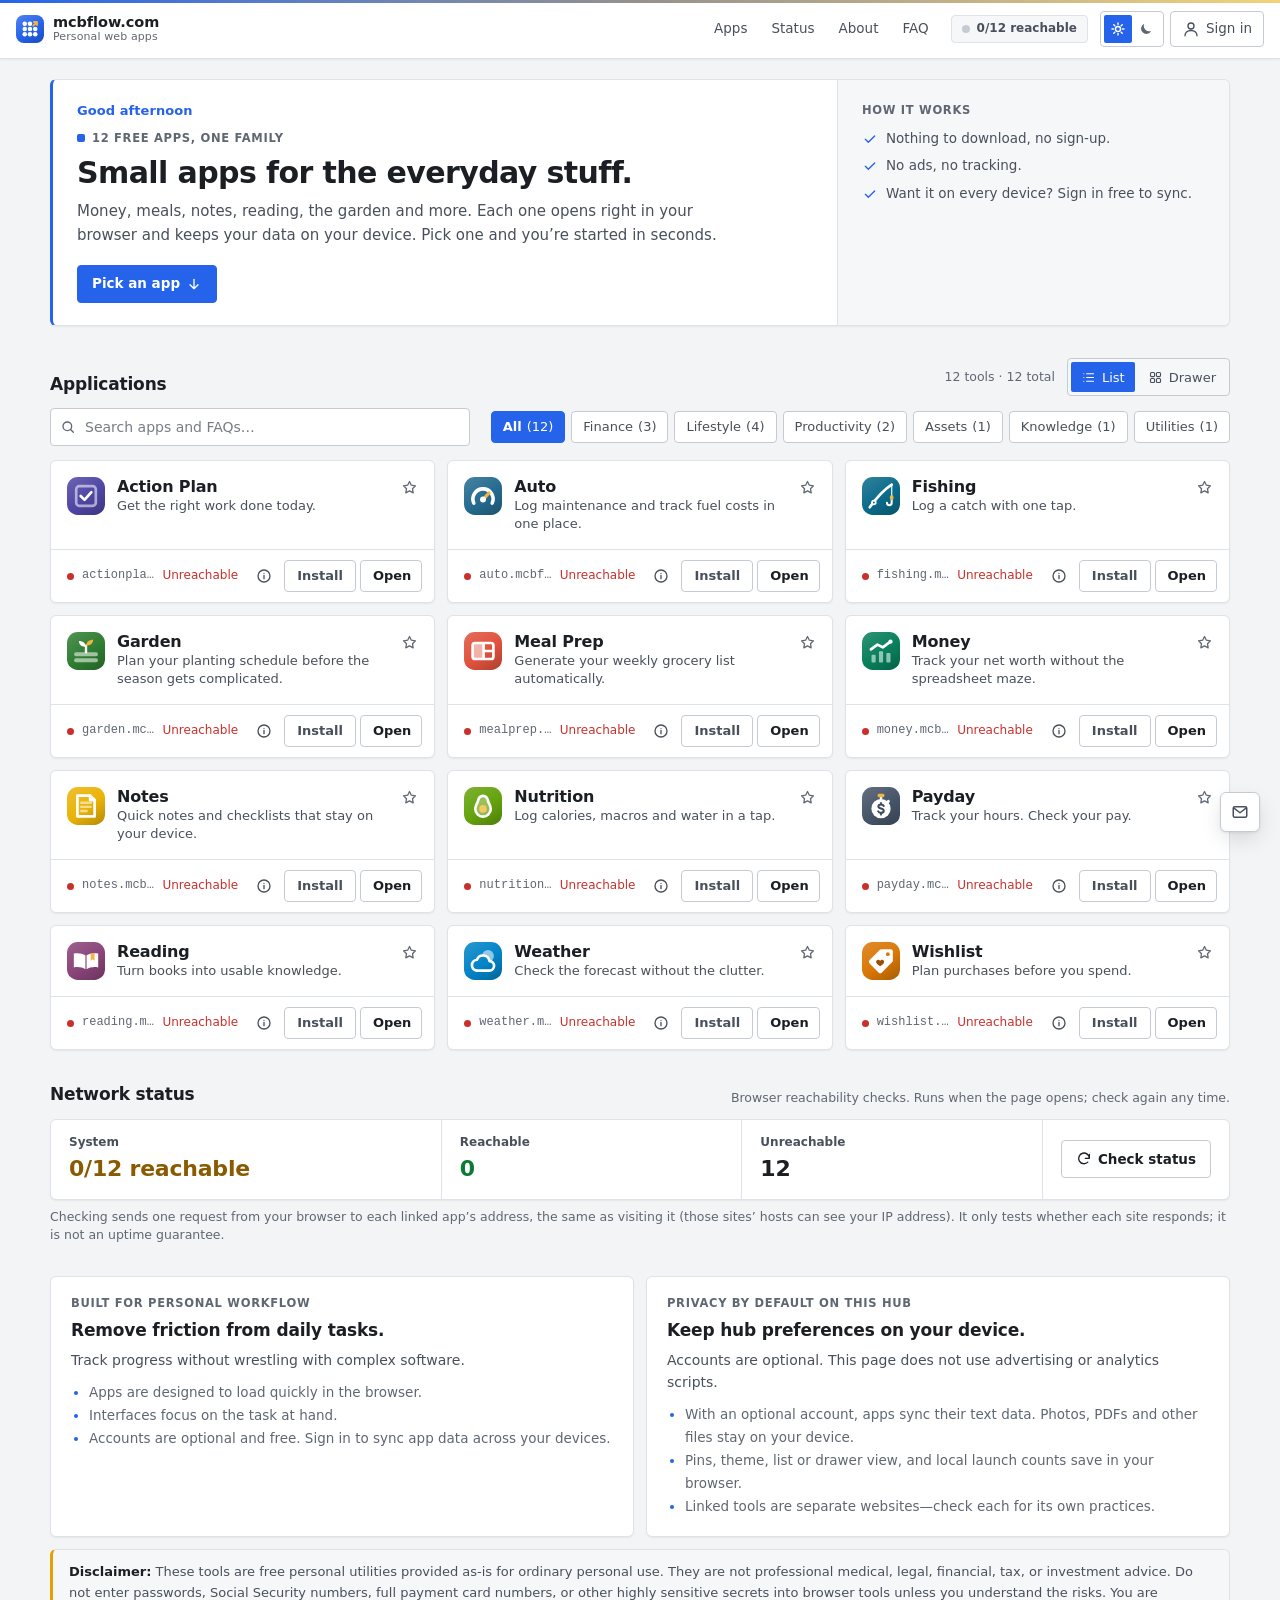
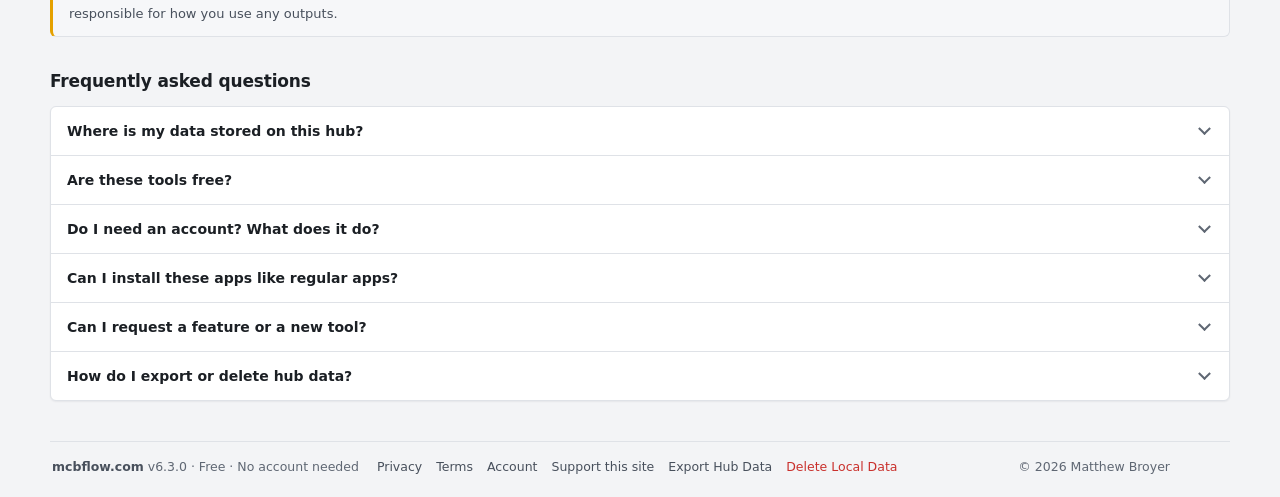
<file: index.html>
<!DOCTYPE html>
<html lang="en" data-theme="light">
<head>
<meta charset="UTF-8">
<meta name="viewport" content="width=device-width, initial-scale=1.0">
<meta name="theme-color" content="#ffffff">
<meta name="description" content="Free, small browser apps for money, meals, notes, reading and more. Nothing to download, and your data stays on your device.">
<meta name="referrer" content="strict-origin-when-cross-origin">
<meta http-equiv="Content-Security-Policy" content="default-src 'none'; script-src 'self' 'unsafe-inline'; style-src 'self' 'unsafe-inline'; img-src 'self' data:; connect-src https:; base-uri 'none'; form-action 'none'">
<title>mcbflow.com: Personal Web Apps</title>
<link rel="canonical" href="https://mcbflow.com/">
<meta property="og:type" content="website">
<meta property="og:site_name" content="mcbflow.com">
<meta property="og:url" content="https://mcbflow.com/">
<meta property="og:title" content="mcbflow.com: free browser apps by Matthew Broyer">
<meta property="og:description" content="Free, local-first web apps for money, pay, meals, notes, reading, nutrition, garden, fishing, weather and more. Open them in your browser or install them.">
<meta property="og:image" content="https://mcbflow.com/og-image.png">
<meta property="og:image:width" content="1200">
<meta property="og:image:height" content="630">
<meta property="og:image:alt" content="mcbflow.com: free browser apps by Matthew Broyer">
<meta name="twitter:card" content="summary_large_image">
<link rel="icon" href="/favicon.svg" type="image/svg+xml">
<link rel="icon" href="/favicon.ico" sizes="any">
<link rel="apple-touch-icon" href="/apple-touch-icon.png">
<script>
// Clickjacking guard: GitHub Pages can't send frame-blocking headers, so refuse to display inside another site's frame.
if (window.top !== window.self) { document.documentElement.style.display = "none"; try { window.top.location = window.self.location.href; } catch (_) {} }
</script>
<link rel="stylesheet" href="/hub.css">
<link rel="stylesheet" href="/mb-suite-topbar.css"><!-- shared MB Suite top bar (version on its line 2), unchanged; keep it the last stylesheet -->
</head>
<body>

<a href="#main-content" class="skip-link">Skip to content</a>

<header class="topbar page-bar">
 <div class="shell topbarInner">
  <a class="brand" href="#">
   <span class="brandMark" aria-hidden="true"><svg focusable="false" xmlns="http://www.w3.org/2000/svg" viewBox="0 0 64 64"><defs><linearGradient id="hbg" gradientUnits="userSpaceOnUse" x1="10" y1="0" x2="54" y2="64"><stop offset="0" stop-color="#4B7FF0"/><stop offset=".55" stop-color="#2563EB"/><stop offset="1" stop-color="#1A4FC4"/></linearGradient><clipPath id="hbc"><rect width="64" height="64" rx="18"/></clipPath></defs><g clip-path="url(#hbc)"><rect width="64" height="64" fill="url(#hbg)"/><g fill="#fff"><circle cx="20" cy="20" r="5.2"/><circle cx="32" cy="20" r="5.2"/><circle cx="20" cy="32" r="5.2"/><circle cx="32" cy="32" r="5.2"/><circle cx="44" cy="32" r="5.2"/><circle cx="20" cy="44" r="5.2"/><circle cx="32" cy="44" r="5.2"/><circle cx="44" cy="44" r="5.2"/></g>
<path d="M39.5 24.5 48 16M41 16h7v7" fill="none" stroke="#F2B640" stroke-width="4.2" stroke-linecap="round" stroke-linejoin="round"/></g></svg></span>
   <span>
    <span class="brandName">mcbflow.com</span>
    <span class="brandSub">Personal web apps</span>
   </span>
  </a>
  <div class="headerActions actions">
   <nav class="topnav" id="mainNav" aria-label="Site navigation">
    <a href="#apps">Apps</a>
    <a href="#status-title">Status</a>
    <a href="#about">About</a>
    <a href="#faq">FAQ</a>
    <button type="button" class="navStatus" id="navStatus" title="Check whether the apps are reachable" aria-label="App status: not checked. Check again">
     <span id="navStatusDot" class="statusDot dim" aria-hidden="true"></span>
     <span id="navStatusText">Not checked</span>
    </button>
   </nav>
   <button id="themeToggle" class="themesw" type="button" role="switch" aria-checked="false" aria-label="Dark mode" title="Dark mode"><span class="tk"><svg class="i-sun" viewBox="0 0 20 20" width="14" height="14" aria-hidden="true" fill="none" stroke="currentColor" stroke-width="1.8" stroke-linecap="round"><circle cx="10" cy="10" r="3.2"/><path d="M10 2.5v1.8M10 15.7v1.8M2.5 10h1.8M15.7 10h1.8M4.7 4.7l1.3 1.3M14 14l1.3 1.3M4.7 15.3 6 14M14 6l1.3-1.3"/></svg><svg class="i-moon" viewBox="0 0 20 20" width="14" height="14" aria-hidden="true" fill="currentColor"><path d="M16.5 12.2A6.6 6.6 0 0 1 7.8 3.5a6.6 6.6 0 1 0 8.7 8.7Z"/></svg><i class="th"></i></span></button>
   <a id="accountBtn" class="tb tb-acct" href="/account.html" aria-label="Sign in to sync across devices" title="Sign in to sync across devices (optional)"><svg class="mbs-i" viewBox="0 0 24 24" fill="none" stroke="currentColor" stroke-width="1.8" stroke-linecap="round" stroke-linejoin="round" aria-hidden="true" focusable="false"><circle cx="12" cy="8" r="4"/><path d="M4 21c0-4.4 3.6-7 8-7s8 2.6 8 7"/></svg><span class="tb-lbl">Sign in</span></a>
   <button id="mobileMenuBtn" class="menu-toggle tb" type="button" aria-expanded="false" aria-label="Toggle menu" aria-controls="mainNav"><svg class="i" viewBox="0 0 24 24" aria-hidden="true"><path d="M4 6h16M4 12h16M4 18h16"/></svg></button>
  </div>
  <div id="scrollProgress" class="scroll-progress" role="presentation"></div>
 </div>
</header>

<main id="main-content" class="shell">
 <section class="hero" aria-labelledby="heroTitle">
  <div class="heroGrid">
   <div class="heroMain">
    <p class="mb-greet" id="greet"></p>
    <span class="kicker"><span class="kickerMark" aria-hidden="true"></span>12 free apps, one family</span>
    <h1 id="heroTitle">Small apps for the everyday stuff.</h1>
    <p class="heroCopy">Money, meals, notes, reading, the garden and more. Each one opens right in your browser and keeps your data on your device. Pick one and you’re started in seconds.</p>
    <a href="#apps" class="btn btnPrimary">Pick an app <svg class="i" viewBox="0 0 24 24" aria-hidden="true"><path d="M12 5v14M6 13l6 6 6-6"/></svg></a>
   </div>
   <aside class="heroSide">
    <div class="sideTitle">How it works</div>
    <ul class="sideText">
     <li><svg class="i" viewBox="0 0 24 24" aria-hidden="true"><path d="M5 12.5l4.5 4.5L19 7.5"/></svg>Nothing to download, no sign-up.</li>
     <li><svg class="i" viewBox="0 0 24 24" aria-hidden="true"><path d="M5 12.5l4.5 4.5L19 7.5"/></svg>No ads, no tracking.</li>
     <li><svg class="i" viewBox="0 0 24 24" aria-hidden="true"><path d="M5 12.5l4.5 4.5L19 7.5"/></svg>Want it on every device? Sign in free to sync.</li>
    </ul>
   </aside>
  </div>
 </section>

 <section id="apps" class="section" aria-labelledby="apps-title">
  <div class="sectionHead">
   <h2 id="apps-title" class="sectionTitle">Applications</h2>
   <div class="sectionTools">
    <div id="resultMeta" class="sectionMeta">12 tools</div>
    <div class="mb-seg viewSeg" id="viewSeg" role="group" aria-label="Show applications as">
     <button type="button" data-hubview="list" aria-pressed="true" title="Show apps as a list with details"><svg viewBox="0 0 24 24" aria-hidden="true" focusable="false"><path d="M9 6h11M9 12h11M9 18h11"/><path d="M4.5 6h.01M4.5 12h.01M4.5 18h.01"/></svg>List</button>
     <button type="button" data-hubview="drawer" aria-pressed="false" title="Show apps as an app drawer: icons you tap to open"><svg viewBox="0 0 24 24" aria-hidden="true" focusable="false"><rect x="4" y="4" width="6.5" height="6.5" rx="1.6"/><rect x="13.5" y="4" width="6.5" height="6.5" rx="1.6"/><rect x="4" y="13.5" width="6.5" height="6.5" rx="1.6"/><rect x="13.5" y="13.5" width="6.5" height="6.5" rx="1.6"/></svg>Drawer</button>
    </div>
   </div>
  </div>
  <div class="controls">
   <label for="searchInput" class="searchWrap">
    <span class="vh">Search applications and FAQs</span>
    <svg class="i" viewBox="0 0 24 24" aria-hidden="true"><circle cx="11" cy="11" r="6.5"/><path d="M20 20l-4.2-4.2"/></svg>
    <input id="searchInput" class="search" type="search" placeholder="Search apps and FAQs…" autocomplete="off">
   </label>
   <div id="filters" class="filters" role="group" aria-label="Filter applications"></div>
  </div>
  <div id="toolsGrid" class="grid"></div>
  <ul id="drawerGrid" class="drawer" aria-label="Applications" hidden></ul>
  <div id="emptyState" class="empty" hidden>
   <strong>No apps match that search.</strong>
   <span>Try a different term, or pick “All” to see every tool.</span>
  </div>
 </section>

 <section class="section" aria-labelledby="status-title">
  <div class="sectionHead">
   <h2 id="status-title" class="sectionTitle">Network status</h2>
   <div class="sectionMeta">Browser reachability checks. Runs when the page opens; check again any time.</div>
  </div>
  <div class="statusBoard" role="status" aria-live="polite">
   <div class="statusBlock">
    <div class="statusLabel">System</div>
    <div id="systemStatus" class="statusValue white">Not checked</div>
   </div>
   <div class="statusBlock">
    <div class="statusLabel">Reachable</div>
    <div id="onlineCount" class="statusValue green">—</div>
   </div>
   <div class="statusBlock">
    <div class="statusLabel">Unreachable</div>
    <div id="offlineCount" class="statusValue white">—</div>
   </div>
   <div class="statusBlock statusActions">
    <button id="refreshStatus" class="btn" type="button"><svg class="i" viewBox="0 0 24 24" aria-hidden="true"><path d="M20 11a8 8 0 1 0-2.3 5.7M20 5v6h-6"/></svg>Check status</button>
   </div>
  </div>
  <p class="statusNote">Checking sends one request from your browser to each linked app’s address, the same as visiting it (those sites’ hosts can see your IP address). It only tests whether each site responds; it is not an uptime guarantee.</p>
 </section>

 <section id="about" class="section" aria-labelledby="about-title">
  <h2 id="about-title" class="vh">About</h2>
  <div class="about">
   <div class="aboutBlock">
    <div class="eyebrow">Built for personal workflow</div>
    <h3>Remove friction from daily tasks.</h3>
    <p>Track progress without wrestling with complex software.</p>
    <ul>
     <li>Apps are designed to load quickly in the browser.</li>
     <li>Interfaces focus on the task at hand.</li>
     <li>Accounts are optional and free. Sign in to sync app data across your devices.</li>
    </ul>
   </div>
   <div class="aboutBlock">
    <div class="eyebrow">Privacy by default on this hub</div>
    <h3>Keep hub preferences on your device.</h3>
    <p>Accounts are optional. This page does not use advertising or analytics scripts.</p>
    <ul>
     <li>With an optional account, apps sync their text data. Photos, PDFs and other files stay on your device.</li>
     <li>Pins, theme, list or drawer view, and local launch counts save in your browser.</li>
     <li>Linked tools are separate websites—check each for its own practices.</li>
    </ul>
   </div>
  </div>
  <div class="disclaimerBox" role="note">
   <strong>Disclaimer:</strong> These tools are free personal utilities provided as-is for ordinary personal use. They are not professional medical, legal, financial, tax, or investment advice. Do not enter passwords, Social Security numbers, full payment card numbers, or other highly sensitive secrets into browser tools unless you understand the risks. You are responsible for how you use any outputs.
  </div>
 </section>

 <section id="faq" class="section" aria-labelledby="faq-title">
  <div class="sectionHead">
   <h2 id="faq-title" class="sectionTitle">Frequently asked questions</h2>
  </div>
  <div class="faq-list">
   <div class="faq-item">
    <button class="faq-btn" type="button" aria-expanded="false" aria-controls="faq-ans-1">Where is my data stored on this hub?</button>
    <div class="faq-content" id="faq-ans-1" aria-hidden="true">
     <p>On this hub page, preferences such as theme, pinned apps, list or app drawer view, and local launch counts are stored in your browser’s local storage for this site only. These hub preferences are never uploaded. If you create an optional account, apps you sign in to also save a copy of their data to your account so it can sync between devices; see <strong>Privacy</strong> for details. Linked apps (Money, Meal Prep, and so on) are separate sites—review each app you use.</p>
    </div>
   </div>
   <div class="faq-item">
    <button class="faq-btn" type="button" aria-expanded="false" aria-controls="faq-ans-2">Are these tools free?</button>
    <div class="faq-content" id="faq-ans-2" aria-hidden="true">
     <p>This hub and the listed tools are free. Accounts are optional and free too; there’s no paid tier. Individual apps may change over time; if paid features ever appear, they should be stated clearly on that app. There's an optional "Support this site" link in the footer for anyone who wants to help cover hosting costs. It's never required.</p>
    </div>
   </div>
   <div class="faq-item">
    <button class="faq-btn" type="button" aria-expanded="false" aria-controls="faq-ans-account">Do I need an account? What does it do?</button>
    <div class="faq-content" id="faq-ans-account" aria-hidden="true">
     <p>No. Every app works without one, saving to your browser as before. An optional free account (on the <a href="/account.html">Account</a> page) lets apps sync their data, such as records, settings and progress, across your devices. Files like photos, PDFs and audiobooks never upload; they stay on the device where you added them. You can export everything synced, delete one app’s synced data, or delete your account at any time. Each app still has import and export as a backup.</p>
    </div>
   </div>
   <div class="faq-item">
    <button class="faq-btn" type="button" aria-expanded="false" aria-controls="faq-ans-install">Can I install these apps like regular apps?</button>
    <div class="faq-content" id="faq-ans-install" aria-hidden="true">
     <p>Yes. Press <strong>Install</strong> on an app’s card: the app opens and shows its own install prompt. In Chrome or Edge on a computer or Android, that’s a real Install button. On iPhone or iPad, tap Share, then Add to Home Screen. Firefox on a computer can’t install web apps, so you can still use them in a tab. Installed apps open in their own window and keep your data in the same place as the website version on that device.</p>
    </div>
   </div>
   <div class="faq-item">
    <button class="faq-btn" type="button" aria-expanded="false" aria-controls="faq-ans-3">Can I request a feature or a new tool?</button>
    <div class="faq-content" id="faq-ans-3" aria-hidden="true">
     <p>Send feature requests via the email button on the bottom right. There is no guarantee of a response or that a request will be built.</p>
    </div>
   </div>
   <div class="faq-item">
    <button class="faq-btn" type="button" aria-expanded="false" aria-controls="faq-ans-4">How do I export or delete hub data?</button>
    <div class="faq-content" id="faq-ans-4" aria-hidden="true">
     <p>Use Export Hub Data or Delete Local Data in the footer. Delete removes this site’s local storage keys for theme, pins, launch counts, and the list/app drawer choice in this browser. It doesn’t sign you out.</p>
    </div>
   </div>
  </div>
 </section>
</main>

<footer class="siteFooter">
 <div class="shell">
  <div class="mb-foot">
   <p class="mb-foot-main"><b>mcbflow.com</b> v6.3.0 · Free · No account needed</p>
   <nav class="mb-foot-links" aria-label="About mcbflow.com">
    <button type="button" id="openPrivacy">Privacy</button>
    <button type="button" id="openTerms">Terms</button>
    <a href="/account.html">Account</a>
    <a href="https://buymeacoffee.com/matthewbroyer" target="_blank" rel="noopener noreferrer">Support this site</a>
    <button type="button" id="exportDataBtn">Export Hub Data</button>
    <button type="button" id="triggerResetBtn">Delete Local Data</button>
   </nav>
   <p class="mb-foot-copy">© 2026 Matthew Broyer</p>
  </div>
 </div>
 <div class="floating-group">
  <a href="mailto:matthewbroyer@outlook.com" class="float-btn" aria-label="Contact Matthew by email" title="Email"><svg class="i" viewBox="0 0 24 24" aria-hidden="true"><rect x="3" y="5" width="18" height="14" rx="2"/><path d="M3.5 6.5L12 13l8.5-6.5"/></svg></a>
  <button id="scrollTopBtn" class="float-btn" type="button" aria-label="Scroll back to top" title="Back to top"><svg class="i" viewBox="0 0 24 24" aria-hidden="true"><path d="M12 19V5M6 11l6-6 6 6"/></svg></button>
 </div>
</footer>

<!-- App Details Modal -->
<div id="modal" class="modal" aria-hidden="true">
 <div class="modalCard" role="dialog" aria-modal="true" aria-labelledby="modalTitle">
  <div class="modalHead">
   <div>
    <div id="modalCat" class="cat">Category</div>
    <div id="modalTitle" class="modalTitle">App</div>
    <div id="modalDomain" class="modalDomain">domain</div>
   </div>
   <button class="modalClose" data-close="modal" type="button" aria-label="Close details">×</button>
  </div>
  <div class="modalBody">
   <p id="modalDesc"></p>
   <div id="modalFeatures" class="modalList"></div>
   <div class="modalMeta">
    <div><div class="metaLabel">Reachability</div><div id="modalStatus" class="metaValue">—</div></div>
    <div><div class="metaLabel">Local launches (this browser)</div><div id="modalLaunches" class="metaValue">0</div></div>
   </div>
  </div>
  <div class="modalFoot">
   <button id="modalCopy" class="btn" type="button">Copy URL</button>
   <a id="modalInstall" class="btn" href="#" target="_blank" rel="noopener">Install</a>
   <a id="modalLaunch" class="btn launch" href="#">Open app</a>
  </div>
 </div>
</div>

<!-- Privacy Modal -->
<div id="privacyModal" class="modal" aria-hidden="true">
 <div class="modalCard" role="dialog" aria-modal="true" aria-labelledby="privacyTitle">
  <div class="modalHead">
   <div><div id="privacyTitle" class="modalTitle">Privacy</div></div>
   <button class="modalClose" data-close="privacyModal" type="button" aria-label="Close">×</button>
  </div>
  <div class="modalBody legalBody">
   <p><strong>Last updated:</strong> October 2026</p>
   <p>This page (the mcbflow.com hub) and its Account page are a free personal project run by Matthew Broyer. You don’t need an account to use anything here. The site does not load advertising, analytics, fonts, or scripts from other companies’ servers, and its code does not set cookies. The account sign-in library (supabase-js) is open-source code hosted on this site.</p>
   <h3>What this hub stores on your device</h3>
   <ul>
    <li>Theme preference (light/dark)</li>
    <li>Pinned app IDs</li>
    <li>Whether you view the apps as a list or as an app drawer</li>
    <li>Local launch counts for listed apps</li>
   </ul>
   <p>These values are kept in your browser’s local storage for this site. This page does not send them anywhere. They stay until you delete them with <strong>Delete Local Data</strong> in the footer or clear your browser’s site data. <strong>Export Hub Data</strong> saves a copy to your own device.</p>
   <h3>What leaves your browser</h3>
   <ul>
    <li>This site is hosted on GitHub Pages. GitHub logs visitors’ IP addresses for security purposes, as it does for every GitHub Pages site. Those logs are controlled by GitHub, not by this page’s code, and are covered by the <a href="https://docs.github.com/en/site-policy/privacy-policies/github-general-privacy-statement" target="_blank" rel="noopener noreferrer">GitHub Privacy Statement</a>.</li>
    <li>When the page opens (and when you press <strong>Check status</strong> or the status chip), your browser sends one request to each listed app’s address to see whether it responds. Those sites’ hosts can see that request the way they would see a visit. Nothing from this page’s local storage is included.</li>
    <li>If you open a linked app, your browser goes to that site.</li>
    <li>If you click “Support this site,” your browser opens buymeacoffee.com, a separate service with its own privacy policy. This page does not send it any of your local storage data.</li>
    <li>If you email me, I receive your email address and whatever you write, and I use it to reply to you.</li>
   </ul>
   <h3>Optional account</h3>
   <p>If you create an account, this is what’s stored and why:</p>
   <ul>
    <li><strong>Your email address and password</strong>, to sign you in. Passwords are stored only as a secure hash by the sign-in service; nobody can read them.</li>
    <li><strong>A screen name and a profile picture</strong>, if you choose them (the picture is one of the built-in drawings; nothing is uploaded), and the date you signed up.</li>
    <li><strong>Synced app data</strong>: the text records, settings and progress of apps you sign in to, so they match across your devices. Files such as photos, PDFs, audiobooks and attachments are never uploaded and stay on each device.</li>
    <li>Your browser keeps a sign-in token in local storage for each site where you’re signed in (not a cookie). If you turn off “Keep me signed in on this device,” it’s kept in session storage instead and is removed when you close the browser. Signing out removes it. This hub page reads it only to show your picture and screen name in the header; it doesn’t send it anywhere.</li>
   </ul>
   <p>Two services handle this on my behalf. <strong>Supabase</strong> hosts the account database and sign-in (servers in the eastern United States; <a href="https://supabase.com/privacy" target="_blank" rel="noopener noreferrer">Supabase privacy policy</a>). <strong>Resend</strong> sends account emails such as sign-up confirmations and password resets from no-reply@mail.mcbflow.com (<a href="https://resend.com/legal/privacy-policy" target="_blank" rel="noopener noreferrer">Resend privacy policy</a>). Your data isn’t sold, shared for advertising, or used for anything other than running your account. Each account can read only its own data.</p>
   <p>On the <a href="/account.html">Account</a> page you can export all your synced data as a file, delete one app’s synced data, change your email or password, or delete your account. Deleting your account permanently removes your login, profile and all synced data. Data saved inside each app on your own devices isn’t affected. Synced data is kept until you delete it or your account.</p>
   <h3>Linked apps</h3>
   <p>Listed tools (for example money.mcbflow.com) are separate websites, each on its own subdomain of mcbflow.com, with their own privacy information. This policy covers only this hub page.</p>
   <h3>Changes</h3>
   <p>If this page starts handling data differently, this policy will be updated and the date above changed.</p>
   <h3>Children</h3>
   <p>This hub is not directed at children. You must be 13 or older to create an account, and I don’t knowingly collect personal information from children under 13. If you believe a child has created an account, email me and I’ll delete it.</p>
   <h3>Contact</h3>
   <p>Questions: <a href="mailto:matthewbroyer@outlook.com">matthewbroyer@outlook.com</a></p>
   <p>You can export or delete this hub’s local data using the footer controls, and your account data on the <a href="/account.html">Account</a> page.</p>
  </div>
  <div class="modalFoot">
   <button class="btn" data-close="privacyModal" type="button">Close</button>
  </div>
 </div>
</div>

<!-- Terms Modal -->
<div id="termsModal" class="modal" aria-hidden="true">
 <div class="modalCard" role="dialog" aria-modal="true" aria-labelledby="termsTitle">
  <div class="modalHead">
   <div><div id="termsTitle" class="modalTitle">Terms of use</div></div>
   <button class="modalClose" data-close="termsModal" type="button" aria-label="Close">×</button>
  </div>
  <div class="modalBody legalBody">
   <p><strong>Last updated:</strong> October 2026</p>
   <p>This hub is a free directory of browser tools run by Matthew Broyer (“the operator”). By using it, you agree to these simple terms.</p>
   <h3>Intended use</h3>
   <p>Personal, lawful use. This is not a regulated professional service. Linked apps are separate sites and may post their own terms.</p>
   <h3>Accounts</h3>
   <p>Accounts are optional and free. You must be 13 or older to create one. Keep your password private; you’re responsible for activity on your account. Sync is a convenience, not a guaranteed backup: keep using each app’s export to save your own copies. The operator may suspend or delete accounts that misuse the service, and may end the account service with reasonable notice where practical. You can delete your account at any time on the Account page.</p>
   <h3>No professional advice</h3>
   <p>Nothing here is medical, legal, financial, tax, or investment advice. You are responsible for decisions you make.</p>
   <h3>Availability</h3>
   <p>The site and linked apps may change, break, or go offline without notice. Status indicators are best-effort reachability checks only.</p>
   <h3>Prohibited misuse</h3>
   <p>Do not attempt to disrupt the site, abuse contact channels, or use the tools for illegal activity.</p>
   <h3>Intellectual property</h3>
   <p>The site’s design, text, and icons belong to the operator unless otherwise noted. Any other companies’ names or trademarks belong to their owners, and this site is not affiliated with or endorsed by them.</p>
   <h3>Limitation</h3>
   <p>The software is provided “as is,” without warranties of any kind to the fullest extent permitted by law. The operator is not liable for losses arising from use or inability to use the tools, except where liability cannot be limited under applicable law.</p>
   <h3>Governing law</h3>
   <p>These terms are governed by the laws of the State of New Hampshire, USA, except where the law of your state requires otherwise.</p>
   <h3>Changes</h3>
   <p>These terms may be updated by revising this page. Continued use after changes means you accept the updated terms.</p>
   <h3>Contact</h3>
   <p><a href="mailto:matthewbroyer@outlook.com">matthewbroyer@outlook.com</a></p>
  </div>
  <div class="modalFoot">
   <button class="btn" data-close="termsModal" type="button">Close</button>
  </div>
 </div>
</div>

<!-- Destructive Action Modal -->
<div id="confirmModal" class="modal" aria-hidden="true">
 <div class="modalCard narrow" role="alertdialog" aria-modal="true" aria-labelledby="confirmTitle" aria-describedby="confirmDesc">
  <div class="modalHead">
   <div><div id="confirmTitle" class="modalTitle">Clear all hub data?</div></div>
   <button class="modalClose" data-close="confirmModal" type="button" aria-label="Cancel">×</button>
  </div>
  <div class="modalBody">
   <p id="confirmDesc">This permanently erases this site’s saved pins, launch statistics, theme and view preferences, and storage-notice preference from this browser. It cannot be undone. Linked apps’ own data is not deleted by this action.</p>
  </div>
  <div class="modalFoot">
   <button class="btn" data-close="confirmModal" type="button">Cancel</button>
   <button id="confirmResetBtn" class="btn btnDanger" type="button">Delete data</button>
  </div>
 </div>
</div>



<script src="/mb-ui.js"></script>
<script src="/mb-avatars.js"></script>
<script>
const APPS = [
{id:"money",name:"Money",domain:"money.mcbflow.com",url:"https://money.mcbflow.com",category:"Finance",accent:"finance",icon:"$",install:true,tagline:"Track your net worth without the spreadsheet maze.",description:"See cash flow and savings goals in one simple dashboard. Manage personal wealth without complex accounting software.",features:["Wealth tracking","Cash flow","Savings goals","Account overview"]},
{id:"wishlist",name:"Wishlist",domain:"wishlist.mcbflow.com",url:"https://wishlist.mcbflow.com",category:"Finance",accent:"finance",icon:"W",install:true,tagline:"Plan purchases before you spend.",description:"Keep planned purchases in one list, sorted by need vs. want, price, and need-by date. Check items out from a cart and see your spend totals in Purchased history.",features:["Need vs. want","Cart & checkout","Purchase history","JSON/CSV backup"]},
{id:"mealprep",name:"Meal Prep",domain:"mealprep.mcbflow.com",url:"https://mealprep.mcbflow.com",category:"Lifestyle",accent:"lifestyle",icon:"＋",install:true,tagline:"Generate your weekly grocery list automatically.",description:"Scale recipes and hit nutrition targets without manual math. Plan meals quickly so you can get in and out of the kitchen.",features:["Recipe scaling","Grocery list","Nutrition targets","Weekly planning"]},
{id:"actionplan",name:"Action Plan",domain:"actionplan.mcbflow.com",url:"https://actionplan.mcbflow.com",category:"Productivity",accent:"productivity",icon:"✓",install:true,tagline:"Get the right work done today.",description:"Focus on top priorities with a visual matrix and built-in timer. Task data is designed to stay on your machine in that app.",features:["Priority matrix","Focus timer","Projects","Local backup"]},
{id:"auto",name:"Auto",domain:"auto.mcbflow.com",url:"https://auto.mcbflow.com",category:"Assets",accent:"assets",icon:"A",install:true,tagline:"Log maintenance and track fuel costs in one place.",description:"Keep service records, track cost of ownership, and know when maintenance is due.",features:["Service log","Fuel tracking","Repair history","Ownership costs"]},
{id:"reading",name:"Reading",domain:"reading.mcbflow.com",url:"https://reading.mcbflow.com",category:"Knowledge",accent:"knowledge",icon:"B",install:true,tagline:"Turn books into usable knowledge.",description:"Track your reading queue and save takeaways next to the source material.",features:["Reading queue","Progress","Notes","Takeaways"]},
{id:"garden",name:"Garden",domain:"garden.mcbflow.com",url:"https://garden.mcbflow.com",category:"Lifestyle",accent:"lifestyle",icon:"✦",install:true,tagline:"Plan your planting schedule before the season gets complicated.",description:"Map garden beds and log harvests. Keep a record of what grew well for next year.",features:["Bed planning","Planting schedule","Crop tracking","Harvest log"]},
{id:"fishing",name:"Fishing",domain:"fishing.mcbflow.com",url:"https://fishing.mcbflow.com",category:"Lifestyle",accent:"lifestyle",icon:"F",install:true,tagline:"Log a catch with one tap.",description:"Record each fish as you catch it, then look back through your catches on a map and in simple stats. No account needed; your catches are saved in your browser, not on a server.",features:["One-tap logging","Catch history","Map","Stats"]},
{id:"nutrition",name:"Nutrition",domain:"nutrition.mcbflow.com",url:"https://nutrition.mcbflow.com",category:"Lifestyle",accent:"lifestyle",icon:"N",install:true,tagline:"Log calories, macros and water in a tap.",description:"Track calories, macros and hydration from about 7,800 foods, set personal targets, and log fasting and supplements. No account needed.",features:["Food log","Macro targets","Hydration","Fasting & supplements"]},
{id:"notes",name:"Notes",domain:"notes.mcbflow.com",url:"https://notes.mcbflow.com",category:"Productivity",accent:"productivity",icon:"N",install:true,tagline:"Quick notes and checklists that stay on your device.",description:"Write notes and checklists, pin, tag and link them, and import from Google Keep. Runs in your browser with no account.",features:["Notes & checklists","Tags & links","Google Keep import","Archive & trash"]},
{id:"payday",name:"Payday",domain:"payday.mcbflow.com",url:"https://payday.mcbflow.com",category:"Finance",accent:"finance",icon:"P",install:true,tagline:"Track your hours. Check your pay.",description:"Log shifts or clock in and out, estimate overtime and take-home pay, and compare it with your paystubs. Pay and tax figures are rough planning estimates.",features:["Time clock","Overtime by job","Take-home estimate","Paystub check"]},
{id:"weather",name:"Weather",domain:"weather.mcbflow.com",url:"https://weather.mcbflow.com",category:"Utilities",accent:"utilities",icon:"W",install:true,tagline:"Check the forecast without the clutter.",description:"See your forecast, hourly outlook, radar and alerts in one fast browser app. Your settings stay on this device; weather services receive only the coordinates you look up.",features:["Forecast","Hourly","Radar","Alerts"]},
];
// Logos: each app's own favicon.svg, copied in (embedded so the hub never loads anything from the apps).
const LOGOS = {
 money: `<svg viewBox="0 0 64 64" xmlns="http://www.w3.org/2000/svg"><defs><linearGradient id="mbmo-g1" gradientUnits="userSpaceOnUse" x1="10" y1="0" x2="54" y2="64"><stop offset="0" stop-color="#2b9172"/><stop offset=".55" stop-color="#087F5B"/><stop offset="1" stop-color="#066649"/></linearGradient><clipPath id="mbmo-c1"><rect width="64" height="64" rx="18"/></clipPath></defs><g clip-path="url(#mbmo-c1)"><rect width="64" height="64" fill="url(#mbmo-g1)"/><g transform="translate(0,2.3)"><rect x="16" y="36" width="7" height="13" rx="1.5" fill="#ffffff" fill-opacity="0.55"/><rect x="28.5" y="30" width="7" height="19" rx="1.5" fill="#ffffff" fill-opacity="0.55"/><rect x="41" y="33" width="7" height="16" rx="1.5" fill="#ffffff" fill-opacity="0.55"/><path d="M 15,27 26,19 35,23.5 48,14" stroke="#ffffff" stroke-width="4.5" stroke-linecap="round" stroke-linejoin="round" fill="none"/><circle cx="48" cy="14" r="3.5999999" fill="#ffffff"/></g></g></svg>`,
 wishlist: `<svg xmlns="http://www.w3.org/2000/svg" viewBox="0 0 64 64"><defs><linearGradient id="mbwi-g1" gradientUnits="userSpaceOnUse" x1="10" y1="0" x2="54" y2="64"><stop offset="0" stop-color="#de8a29"/><stop offset=".55" stop-color="#D97706"/><stop offset="1" stop-color="#ae5f05"/></linearGradient><clipPath id="mbwi-c1"><rect width="64" height="64" rx="18"/></clipPath></defs><g clip-path="url(#mbwi-c1)"><rect width="64" height="64" fill="url(#mbwi-g1)"/><path d="M33 12h15a4 4 0 0 1 4 4v15a4 4 0 0 1-1.2 2.8L33.5 51.2a4 4 0 0 1-5.7 0L12.8 36.2a4 4 0 0 1 0-5.7L30.2 13.2A4 4 0 0 1 33 12z" fill="#fff"/> <circle cx="43.5" cy="20.5" r="3.2" fill="#D97706"/><path d="M30.5 41c-4.4-3-6.8-5.2-6.8-7.8a3.5 3.5 0 0 1 6.8-1.1 3.5 3.5 0 0 1 6.8 1.1c0 2.6-2.4 4.8-6.8 7.8z" fill="#9A4F05"/></g></svg>`,
 mealprep: `<svg viewBox="0 0 64 64" xmlns="http://www.w3.org/2000/svg"><defs><linearGradient id="mbme-g19" gradientUnits="userSpaceOnUse" x1="10" y1="0" x2="54" y2="64"><stop offset="0" stop-color="#e46a58"/><stop offset=".55" stop-color="#E0523D"/><stop offset="1" stop-color="#b34231"/></linearGradient><clipPath id="mbme-c19"><rect width="64" height="64" rx="18"/></clipPath></defs><g clip-path="url(#mbme-c19)"><rect width="64" height="64" fill="url(#mbme-g19)"/><rect x="14.5" y="18.5" width="35" height="27" rx="4" stroke="#ffffff" stroke-width="4.5" stroke-linecap="round" stroke-linejoin="round" fill="none"/><path d="M 33,19 V 45 M 33,32 H 49" stroke="#ffffff" stroke-width="4.5" stroke-linecap="round" stroke-linejoin="round" fill="none"/><rect x="16.151796" y="19.755266" width="15.855019" height="24.410162" rx="1.8294252" fill="#ffffff" fill-opacity="0.55" style="stroke-width:1.19065"/></g></svg>`,
 actionplan: `<svg viewBox="0 0 64 64" xmlns="http://www.w3.org/2000/svg"><defs><linearGradient id="mbac-g7" gradientUnits="userSpaceOnUse" x1="10" y1="0" x2="54" y2="64"><stop offset="0" stop-color="#6860b2"/><stop offset=".55" stop-color="#4F46A5"/><stop offset="1" stop-color="#3f3884"/></linearGradient><clipPath id="mbac-c7"><rect width="64" height="64" rx="18"/></clipPath></defs><g clip-path="url(#mbac-c7)"><rect width="64" height="64" fill="url(#mbac-g7)"/><rect x="15.5" y="15.5" width="33" height="33" rx="5" stroke="#fff" stroke-opacity=".55" stroke-width="4.5" fill="none"/><path d="m 23,32.000052 6.5,6.5 11.5,-13" stroke="#ffffff" stroke-width="4.5" stroke-linecap="round" stroke-linejoin="round" fill="none"/></g></svg>`,
 auto: `<svg xmlns="http://www.w3.org/2000/svg" viewBox="0 0 64 64"><defs><linearGradient id="g" gradientUnits="userSpaceOnUse" x1="10" y1="0" x2="54" y2="64"><stop offset="0" stop-color="#44809f"/><stop offset=".55" stop-color="#256B8F"/><stop offset="1" stop-color="#1e5672"/></linearGradient><clipPath id="c"><rect width="64" height="64" rx="18"/></clipPath></defs><g clip-path="url(#c)"><rect width="64" height="64" fill="url(#g)"/><path d="m 16.5,43.990999 a 17,17 0 1 1 31,0" fill="none" stroke="#fff" stroke-width="6" stroke-linecap="round" stroke-linejoin="round"/><path d="m 32,37.990999 10,-11" fill="none" stroke="#F2B640" stroke-width="5.5" stroke-linecap="round"/><circle cx="32" cy="37.990997" r="5" fill="#fff"/></g></svg>`,
 reading: `<svg xmlns="http://www.w3.org/2000/svg" viewBox="0 0 64 64"><defs><linearGradient id="mbre-g1" gradientUnits="userSpaceOnUse" x1="10" y1="0" x2="54" y2="64"><stop offset="0" stop-color="#9a5e8c"/><stop offset=".55" stop-color="#8A4479"/><stop offset="1" stop-color="#6e3661"/></linearGradient><clipPath id="mbre-c1"><rect width="64" height="64" rx="18"/></clipPath></defs><g clip-path="url(#mbre-c1)"><rect width="64" height="64" fill="url(#mbre-g1)"/><path d="M31 22.5C26 19 18.5 18 11.5 19.3v23.5c7-1.3 14.5-.3 19.5 3.2z" fill="#fff"/><path d="M33 22.5c5-3.5 12.5-4.5 19.5-3.2v23.5c-7-1.3-14.5-.3-19.5 3.2z" fill="#fff"/> <path d="M40 19.4V31.5l3.2-2.4 3.2 2.4V19" fill="#F2B640"/></g></svg>`,
 garden: `<svg xmlns="http://www.w3.org/2000/svg" viewBox="0 0 64 64"><defs><linearGradient id="mbga-g1" gradientUnits="userSpaceOnUse" x1="10" y1="0" x2="54" y2="64"><stop offset="0" stop-color="#4f9051"/><stop offset=".55" stop-color="#2F7D32"/><stop offset="1" stop-color="#266428"/></linearGradient><clipPath id="mbga-c1"><rect width="64" height="64" rx="18"/></clipPath></defs><g clip-path="url(#mbga-c1)"><rect width="64" height="64" fill="url(#mbga-g1)"/><rect x="12" y="34" width="40" height="7" rx="3" fill="#fff" fill-opacity=".55"/><rect x="12" y="44" width="40" height="7" rx="3" fill="#fff" fill-opacity=".55"/><path d="M32 34V23" stroke="#fff" stroke-width="4" stroke-linecap="round"/><path d="M32 25c-.8-6.5-5.5-10-12-10 0 6.5 5 10 12 10z" fill="#fff"/><path d="M32 23c.8-6.5 5.5-10 12-10 0 6.5-5 10-12 10z" fill="#F2B640"/></g></svg>`,
 fishing: `<svg xmlns="http://www.w3.org/2000/svg" viewBox="0 0 64 64"><defs><linearGradient id="mbfi-g1" gradientUnits="userSpaceOnUse" x1="10" y1="0" x2="54" y2="64"><stop offset="0" stop-color="#2d809a"/><stop offset=".55" stop-color="#0B6B8A"/><stop offset="1" stop-color="#09566e"/></linearGradient><clipPath id="mbfi-c1"><rect width="64" height="64" rx="18"/></clipPath></defs><g clip-path="url(#mbfi-c1)"><rect width="64" height="64" fill="url(#mbfi-g1)"/><path d="M13 51C24 36 36 22 50 13" fill="none" stroke="#fff" stroke-width="4.5" stroke-linecap="round"/><circle cx="20" cy="43" r="4.6" fill="#fff"/><circle cx="20" cy="43" r="1.6" fill="#0B6B8A"/> <path d="M50 13v23" stroke="#fff" stroke-opacity=".8" stroke-width="2.4"/><path d="M50 38v5.5a4 4 0 0 1-8 0" fill="none" stroke="#fff" stroke-width="3.4" stroke-linecap="round"/><ellipse cx="50" cy="35" rx="3.2" ry="4.2" fill="#F2B640"/></g></svg>`,
 nutrition: `<svg xmlns="http://www.w3.org/2000/svg" viewBox="0 0 64 64"><defs><linearGradient id="mbnu-g1" gradientUnits="userSpaceOnUse" x1="10" y1="0" x2="54" y2="64"><stop offset="0" stop-color="#7bb02f"/><stop offset=".55" stop-color="#65A30D"/><stop offset="1" stop-color="#51820a"/></linearGradient><clipPath id="mbnu-c1"><rect width="64" height="64" rx="18"/></clipPath></defs><g clip-path="url(#mbnu-c1)"><rect width="64" height="64" fill="url(#mbnu-g1)"/><path d="M32 15 C37 15 39.5 19 40.5 23.5 C41.5 28 45 31 45 37 A13 13 0 0 1 19 37 C19 31 22.5 28 23.5 23.5 C24.5 19 27 15 32 15Z" fill="#fff" fill-opacity=".3" stroke="#fff" stroke-width="4.5" stroke-linecap="round" stroke-linejoin="round"/><circle cx="32" cy="37" r="6.5" fill="#F6C860"/></g></svg>`,
 weather: `<svg viewBox="0 0 64 64" xmlns:xlink="http://www.w3.org/1999/xlink" xmlns="http://www.w3.org/2000/svg"><defs><linearGradient id="mbwe-g25" gradientUnits="userSpaceOnUse" x1="10" y1="0" x2="54" y2="64"><stop offset="0" stop-color="#2595cf"/><stop offset=".55" stop-color="#0284C7"/><stop offset="1" stop-color="#026a9f"/></linearGradient><clipPath id="mbwe-c25"><rect width="64" height="64" rx="18"/></clipPath><linearGradient xlink:href="#mbwe-g25" id="mbwe-linearGradient5" gradientUnits="userSpaceOnUse" x1="10" y1="0" x2="54" y2="64"/></defs><g clip-path="url(#mbwe-c25)"><rect width="64" height="64" fill="url(#mbwe-g25)"/><g transform="translate(-0.66503232,1.1221731)"><circle cx="41" cy="22.5" r="10" fill="#ffffff" fill-opacity="0.55"/><path d="M 21.5,47 H 43 A 8.005623,8.005623 0 0 0 43.6,31 11,11 0 0 0 22.4,28.8 9.2,9.2 0 0 0 21.5,47 Z" fill="url(#mbwe-g25)" stroke="#ffffff" stroke-width="4.5" stroke-linecap="round" stroke-linejoin="round" style="fill:url(#mbwe-linearGradient5)"/></g></g></svg>`,
 notes: `<svg xmlns="http://www.w3.org/2000/svg" viewBox="0 0 64 64"><defs><linearGradient id="nfav-g" gradientUnits="userSpaceOnUse" x1="10" y1="0" x2="54" y2="64"><stop offset="0" stop-color="#edbe2b"/><stop offset=".55" stop-color="#EAB308"/><stop offset="1" stop-color="#bb8f06"/></linearGradient><clipPath id="nfav-c"><rect width="64" height="64" rx="18"/></clipPath></defs><g clip-path="url(#nfav-c)"><rect width="64" height="64" fill="url(#nfav-g)"/><path d="M24 26.5h16M24 33.5h16M24 40.5h9" stroke="#fff" stroke-opacity=".55" stroke-width="4" stroke-linecap="round" fill="none"/><path d="M17.5 14.5h21.5l7.5 7.5v27.5h-29z" stroke="#fff" stroke-width="4.5" stroke-linecap="round" stroke-linejoin="round" fill="none"/><path d="M39 14.5v7.5h7.5" stroke="#fff" stroke-width="4.5" stroke-linecap="round" stroke-linejoin="round" fill="none"/></g></svg>`,
 payday: `<svg xmlns="http://www.w3.org/2000/svg" viewBox="0 0 64 64"><defs><linearGradient id="pdg" gradientUnits="userSpaceOnUse" x1="10" y1="0" x2="54" y2="64"><stop offset="0" stop-color="#616D7E"/><stop offset=".55" stop-color="#475569"/><stop offset="1" stop-color="#394454"/></linearGradient><clipPath id="pdc"><rect width="64" height="64" rx="18"/></clipPath></defs><g clip-path="url(#pdc)"><rect width="64" height="64" fill="url(#pdg)"/><g transform="translate(3.2 3.6) scale(.9)"><rect x="29.75" y="13" width="4.5" height="6.5" fill="#fff"/><rect x="25.5" y="8.5" width="13" height="6.5" rx="3" fill="#F2B640"/><rect x="42.13" y="19.57" width="5.2" height="8.4" rx="2" fill="#fff" transform="rotate(45 44.73 23.77)"/><circle cx="32" cy="36.5" r="18" fill="#fff"/><path d="M32 25.6v3.2M32 44.6v3.2" stroke="#3F4B5D" stroke-width="3.4" stroke-linecap="round"/><path d="M37.2 31.4C36.2 29.7 34.3 28.8 32 28.8 29.2 28.8 27.1 30.3 27.1 32.5 27.1 37.4 37.1 35.2 37.1 40.4 37.1 42.7 34.9 44.4 32 44.4 29.5 44.4 27.6 43.4 26.7 41.6" fill="none" stroke="#3F4B5D" stroke-width="3.8" stroke-linecap="round" stroke-linejoin="round"/></g></g></svg>`,
};
// Install buttons open the app with ?install; the app shows its own install prompt (mb-install.js v3.1).
// To add one for a new app: give its APPS entry install:true (the app must ship mb-install.js v3.1 or later).
function installUrl(a) { return a.url.replace(/\/$/, "") + "/?install"; }
function appIcon(a) {
 const svg = LOGOS[a.id];
 return svg
  ? `<div class="icon logo" aria-hidden="true"><img src="data:image/svg+xml,${encodeURIComponent(svg)}" alt="" width="38" height="38"></div>`
  : `<div class="icon accent-${a.accent}" aria-hidden="true">${esc(a.icon)}</div>`;
}
const CATS = ["All", "Finance", "Lifestyle", "Productivity", "Assets", "Knowledge", "Utilities"];
const STATUS = Object.fromEntries(APPS.map(a => [a.id, {state:"unknown"}]));
const STATS_KEY = "hub.launches", PIN_KEY = "hub.pins", THEME_KEY = "hub.theme", NOTICE_KEY = "hub.notice", VIEW_KEY = "hub.view";

// v6.2.0 renamed the app ids (mbmoney → money …). Move saved pins and launch counts to the new ids once.
const OLD_IDS = {mbmoney:"money",mbwishlist:"wishlist",mbmealprep:"mealprep",mbactionplan:"actionplan",mbauto:"auto",mbreading:"reading",mbgardening:"garden",mbfishing:"fishing",mbnutrition:"nutrition",mbweather:"weather",mbnotes:"notes",mbpayday:"payday"}; // legacy-import (ids saved by hub v6.1 and earlier)
(function migrateIds() {
 const pins = load(PIN_KEY, null), launches = load(STATS_KEY, null);
 if (Array.isArray(pins) && pins.some(id => OLD_IDS[id])) save(PIN_KEY, [...new Set(pins.map(id => OLD_IDS[id] || id))]);
 if (launches && typeof launches === "object" && !Array.isArray(launches) && Object.keys(launches).some(id => OLD_IDS[id])) {
  const out = {};
  Object.keys(launches).forEach(id => { const n = OLD_IDS[id] || id; out[n] = (Number(out[n]) || 0) + (Number(launches[id]) || 0); });
  save(STATS_KEY, out);
 }
})();

// Validate anything read back from storage so a corrupted or hand-edited value can't break the page.
const APP_IDS = APPS.map(a => a.id);
function cleanPins(v) { return Array.isArray(v) ? v.filter(id => APP_IDS.includes(id)) : []; }
function cleanLaunches(v) {
 const out = {};
 if (v && typeof v === "object" && !Array.isArray(v)) APP_IDS.forEach(id => { const n = Number(v[id]); if (Number.isFinite(n) && n > 0) out[id] = Math.floor(n); });
 return out;
}
let state = {
 search: "",
 category: "All",
 launches: cleanLaunches(load(STATS_KEY, {})),
 pins: cleanPins(load(PIN_KEY, [])),
 theme: load(THEME_KEY, "light") === "dark" ? "dark" : "light",
 view: load(VIEW_KEY, "list") === "drawer" ? "drawer" : "list"
};

let lastFocus = null;

function load(k, f) { try { const v = localStorage.getItem(k); return v ? JSON.parse(v) : f; } catch(_) { return f; } }
function save(k, v) { try { localStorage.setItem(k, JSON.stringify(v)); } catch(_) {} }
function esc(v) { return String(v).replace(/[&<>"']/g, s => ({"&":"&amp;","<":"&lt;",">":"&gt;",'"':"&quot;","'":"&#039;"}[s])); }

function applyTheme(theme) {
 document.documentElement.setAttribute("data-theme", theme);
 const btn = document.getElementById("themeToggle");
 btn.setAttribute("aria-checked", theme === "dark" ? "true" : "false");
 const meta = document.querySelector('meta[name="theme-color"]');
 if (meta) meta.setAttribute("content", theme === "dark" ? "#1e2126" : "#ffffff");
 btn.setAttribute("aria-label", "Dark mode");
}
// Account button + greeting: read the sign-in that account.html saved on this site (localStorage when "Keep me signed in"
// is on, sessionStorage when it's off). This page loads no account code and sends nothing; it only shows who is signed in.
const SESSION_KEY = "sb-rxvcjdwmvxhwbdwncfhj-auth-token";
function savedSignIn() {
 for (const store of ["localStorage", "sessionStorage"]) {
  try {
   const t = JSON.parse(window[store].getItem(SESSION_KEY) || "null");
   if (t && t.refresh_token && t.user) {
    const md = t.user.user_metadata || {};
    return { email: t.user.email || "", name: String(md.display_name || "").trim().slice(0, 60), avatar: String(md.avatar || "") };
   }
  } catch (_) {}
 }
 return null;
}
const ICON_USER = '<svg class="mbs-i" viewBox="0 0 24 24" fill="none" stroke="currentColor" stroke-width="1.8" stroke-linecap="round" stroke-linejoin="round" aria-hidden="true" focusable="false"><circle cx="12" cy="8" r="4"/><path d="M4 21c0-4.4 3.6-7 8-7s8 2.6 8 7"/></svg>';
function paintAccount() {
 const who = savedSignIn(), b = document.getElementById("accountBtn"), AVS = window.MBAvatars;
 b.classList.toggle("is-in", !!who);
 if (who) {
  const pic = AVS && AVS.ids.includes(who.avatar);
  const initial = AVS ? AVS.initialOf(who.name || who.email) : esc((who.name || who.email || "?").trim().charAt(0).toUpperCase());
  b.innerHTML = `<span class="tb-av${pic ? " pic" : ""}" aria-hidden="true">${AVS ? AVS.svg(who.avatar, initial) : initial}<i></i></span><span class="tb-lbl">Account</span>`;
  const t = "Account: " + (who.name ? `${who.name} (${who.email})` : who.email);
  b.setAttribute("aria-label", t); b.title = t;
 } else {
  b.innerHTML = ICON_USER + '<span class="tb-lbl">Sign in</span>';
  b.setAttribute("aria-label", "Sign in to sync across devices"); b.title = "Sign in to sync across devices (optional)";
 }
 const g = document.getElementById("greet");
 if (g) {
  const name = who ? who.name : "";
  g.textContent = window.MBAvatars ? window.MBAvatars.greeting(name) : "";
 }
}
paintAccount();
setInterval(paintAccount, 60000);   // keep the time of day current
window.addEventListener("storage", e => { if (e.key === SESSION_KEY) paintAccount(); });   // signed in or out in another tab
window.addEventListener("pageshow", e => { if (e.persisted) paintAccount(); });          // back from account.html
document.getElementById("themeToggle").addEventListener("click", () => {
 state.theme = state.theme === "light" ? "dark" : "light";
 applyTheme(state.theme);
 save(THEME_KEY, state.theme);
});

function renderFilters() {
 const wrap = document.getElementById("filters");
 wrap.innerHTML = CATS.map(c => `<button class="filter ${state.category===c?"active":""}" type="button" data-category="${esc(c)}" aria-pressed="${state.category===c}">${esc(c)} <span class="n">(${c==="All"?APPS.length:APPS.filter(a=>a.category===c).length})</span></button>`).join("");
 wrap.querySelectorAll("[data-category]").forEach(b => b.addEventListener("click", () => { state.category = b.dataset.category; renderFilters(); renderApps(); }));
}

function filteredApps() {
 const q = state.search.trim().toLowerCase();
 return APPS.filter(a => (state.category === "All" || a.category === state.category) && (!q || [a.name, a.domain, a.category, a.tagline, a.description, ...a.features].join(" ").toLowerCase().includes(q))).sort((a,b) => {
   const ap = state.pins.includes(a.id)?1:0, bp = state.pins.includes(b.id)?1:0; return bp - ap || a.name.localeCompare(b.name, "en", {sensitivity:"base"});
 });
}

function statusLabel(app) {
  const s = STATUS[app.id].state;
  return s === "live" ? "REACHABLE" : s === "offline" ? "UNREACHABLE" : s === "checking" ? "CHECKING" : "NOT CHECKED";
}

function renderView() {
 document.querySelectorAll("[data-hubview]").forEach(b => b.setAttribute("aria-pressed", String(b.dataset.hubview === state.view)));
 document.getElementById("toolsGrid").hidden = state.view !== "list";
 document.getElementById("drawerGrid").hidden = state.view !== "drawer";
}

// App drawer: a phone-style home screen of app badges. Same search, filters and pin order as the list.
function renderDrawer(apps) {
 const d = document.getElementById("drawerGrid");
 d.innerHTML = apps.map(a => {
  const p = state.pins.includes(a.id), svg = LOGOS[a.id];
  const icon = svg ? `<img src="data:image/svg+xml,${encodeURIComponent(svg)}" alt="" width="64" height="64">` : `<span class="icon accent-${a.accent}">${esc(a.icon)}</span>`;
  return `<li><a class="dTile" href="${esc(a.url)}" data-launch="${a.id}" title="${esc(a.name)} · ${esc(a.domain)}"><span class="dIcon" aria-hidden="true">${icon}${p ? `<span class="dPin"><svg viewBox="0 0 24 24"><path d="M12 3.5l2.6 5.3 5.8.8-4.2 4.1 1 5.8L12 16.8l-5.2 2.7 1-5.8-4.2-4.1 5.8-.8z"/></svg></span>` : ""}</span><span class="dName">${esc(a.name)}</span>${p ? `<span class="vh">(pinned)</span>` : ""}</a></li>`;
 }).join("");
 d.querySelectorAll("[data-launch]").forEach(a => a.addEventListener("click", () => { const id = a.dataset.launch; state.launches[id] = (state.launches[id] || 0) + 1; save(STATS_KEY, state.launches); }));
}

function renderApps() {
 const grid = document.getElementById("toolsGrid"), empty = document.getElementById("emptyState"), apps = filteredApps();
 document.getElementById("resultMeta").textContent = `${apps.length} ${apps.length === 1 ? "tool" : "tools"} · ${APPS.length} total`;
 empty.hidden = apps.length !== 0;
 renderView();
 if (state.view === "drawer") { grid.innerHTML = ""; renderDrawer(apps); return; }
 document.getElementById("drawerGrid").innerHTML = "";

 grid.innerHTML = apps.map((a, i) => {
  const s = STATUS[a.id], p = state.pins.includes(a.id);
  return `
 <article class="card" style="animation-delay: ${i * 0.05}s">
  <div class="cardTop">
   ${appIcon(a)}
   <div class="cardHead">
    <h3>${esc(a.name)}</h3>
    <div class="tagline">${esc(a.tagline)}</div>
   </div>
   <button class="pin ${p?"active":""}" data-pin="${a.id}" type="button" aria-pressed="${p}" aria-label="${p?"Unpin":"Pin"} ${esc(a.name)}" title="${p?"Unpin":"Pin to top"}"><svg viewBox="0 0 24 24" aria-hidden="true"><path d="M12 3.5l2.6 5.3 5.8.8-4.2 4.1 1 5.8L12 16.8l-5.2 2.7 1-5.8-4.2-4.1 5.8-.8z"/></svg></button>
  </div>
  <div class="cardFooter">
   <div class="cardMeta" title="${statusLabel(a)}">
    <span class="liveDot ${s.state}" aria-hidden="true"></span>
    <span class="domain">${esc(a.domain)}</span>
    ${s.state === "offline" ? `<span class="liveNote bad">Unreachable</span>` : s.state === "checking" ? `<span class="liveNote">Checking…</span>` : `<span class="vh">${statusLabel(a)}</span>`}
   </div>
   <div class="footerActions">
    <button class="btn details" data-details="${a.id}" type="button" aria-label="Details for ${esc(a.name)}" title="Details"><svg class="i" viewBox="0 0 24 24" aria-hidden="true"><circle cx="12" cy="12" r="9"/><path d="M12 11v5M12 8v.01"/></svg></button>
    ${a.install ? `<a class="btn install" href="${esc(installUrl(a))}" target="_blank" rel="noopener" aria-label="Install ${esc(a.name)} (opens in a new tab)" title="Opens ${esc(a.domain)} in a new tab with its install prompt">Install</a>` : ""}
    <a class="btn launch" data-launch="${a.id}" href="${esc(a.url)}" aria-label="Open ${esc(a.name)}">Open</a>
   </div>
  </div>
 </article>`;
 }).join("");

 grid.querySelectorAll("[data-pin]").forEach(b => b.addEventListener("click", e => { e.stopPropagation(); const id = b.dataset.pin; state.pins = state.pins.includes(id) ? state.pins.filter(x => x !== id) : [...state.pins, id]; save(PIN_KEY, state.pins); renderApps(); }));
 grid.querySelectorAll("[data-details]").forEach(b => b.addEventListener("click", () => openModal('modal', b.dataset.details)));
 grid.querySelectorAll("[data-launch]").forEach(a => a.addEventListener("click", () => { const id = a.dataset.launch; state.launches[id] = (state.launches[id] || 0) + 1; save(STATS_KEY, state.launches); }));
}

async function checkApp(app) {
 STATUS[app.id].state = "checking"; renderApps();
 const c = new AbortController(), t = setTimeout(() => c.abort(), 7000);
 try {
  await fetch(app.url + (app.url.includes("?")?"&":"?") + "_mb_status=" + Date.now(), {method:"GET", mode:"no-cors", cache:"no-store", credentials:"omit", referrerPolicy:"no-referrer", signal:c.signal});
  STATUS[app.id].state = "live";
 } catch(e) { STATUS[app.id].state = "offline"; } finally { clearTimeout(t); }
 renderApps();
}

async function checkAll() {
 if (checkAll.running) return; // ignore repeat clicks while a check is in progress
 checkAll.running = true;
 document.getElementById("systemStatus").textContent = "Checking…"; document.getElementById("systemStatus").className = "statusValue orange";
 document.getElementById("navStatusDot").className = "statusDot dim"; document.getElementById("navStatusText").textContent = "Checking";
 APPS.forEach(a => STATUS[a.id].state = "checking"); renderApps();
 await Promise.all(APPS.map(checkApp));
 const live = APPS.filter(a => STATUS[a.id].state === "live").length, off = APPS.filter(a => STATUS[a.id].state === "offline").length;
 document.getElementById("onlineCount").textContent = live; document.getElementById("offlineCount").textContent = off;
 document.getElementById("systemStatus").textContent = off === 0 ? "All reachable" : `${live}/${APPS.length} reachable`;
 document.getElementById("systemStatus").className = `statusValue ${off === 0 ? "green" : "orange"}`;
 document.getElementById("navStatusDot").className = `statusDot ${off === 0 ? "green" : "dim"}`; document.getElementById("navStatusText").textContent = `${live}/${APPS.length} reachable`;
 document.getElementById("navStatus").setAttribute("aria-label", `App status: ${live} of ${APPS.length} reachable. Check again`);
 checkAll.running = false;
}

function getFocusable(container) {
  return [...container.querySelectorAll('a[href], button:not([disabled]), textarea, input, select, [tabindex]:not([tabindex="-1"])')]
    .filter(el => !el.hasAttribute('disabled') && el.offsetParent !== null);
}

function openModal(modalId, appId = null) {
 const m = document.getElementById(modalId);
 lastFocus = document.activeElement;
 if (appId && modalId === 'modal') {
  const a = APPS.find(x => x.id === appId); if(!a) return;
  document.getElementById("modalCat").className = `cat accent-${a.accent}`; document.getElementById("modalCat").textContent = a.category;
  document.getElementById("modalTitle").textContent = a.name; document.getElementById("modalDomain").textContent = a.domain; document.getElementById("modalDesc").textContent = a.description;
  document.getElementById("modalFeatures").innerHTML = a.features.map(f => `<div class="modalItem">${esc(f)}</div>`).join("");
  document.getElementById("modalStatus").textContent = statusLabel(a);
  document.getElementById("modalLaunches").textContent = state.launches[a.id] || 0;
  const launch = document.getElementById("modalLaunch"); launch.href = a.url;
  const inst = document.getElementById("modalInstall"); inst.hidden = !a.install; if (a.install) inst.href = installUrl(a);
  launch.onclick = () => { state.launches[a.id] = (state.launches[a.id] || 0) + 1; save(STATS_KEY, state.launches); };
  document.getElementById("modalCopy").onclick = () => { copyText(a.url); showToast("URL copied"); };
 }
 m.classList.add("open"); m.setAttribute("aria-hidden", "false");
 const card = m.querySelector(".modalCard");
 const focusables = getFocusable(card);
 if (focusables.length) focusables[0].focus();
 m._trap = function(e) {
   if (e.key !== "Tab" || !m.classList.contains("open")) return;
   const list = getFocusable(card);
   if (!list.length) return;
   const first = list[0], last = list[list.length - 1];
   if (e.shiftKey && document.activeElement === first) { e.preventDefault(); last.focus(); }
   else if (!e.shiftKey && document.activeElement === last) { e.preventDefault(); first.focus(); }
 };
 document.addEventListener("keydown", m._trap);
}

function closeModal(modalId) {
 const m = document.getElementById(modalId);
 m.classList.remove("open"); m.setAttribute("aria-hidden", "true");
 if (m._trap) document.removeEventListener("keydown", m._trap);
 if (lastFocus && typeof lastFocus.focus === "function") lastFocus.focus();
}

async function copyText(v) {
  try { if (navigator.clipboard) await navigator.clipboard.writeText(v); else throw 0; }
  catch(_) {
    const t = document.createElement("textarea");
    t.value = v; t.setAttribute("readonly", ""); t.style.position = "fixed"; t.style.left = "-9999px";
    document.body.appendChild(t); t.select();
    try { document.execCommand("copy"); } catch(_) {}
    t.remove();
  }
}
function showToast(m) { if (window.MBUI) MBUI.toast(m); }   // 6.3.0: the shared toast (mb-ui.js), same as every app

function exportHubData() {
  const payload = {
    exportedAt: new Date().toISOString(),
    site: "mcbflow.com hub",
    theme: state.theme,
    view: state.view,
    pins: state.pins,
    launches: state.launches
  };
  const blob = new Blob([JSON.stringify(payload, null, 2)], { type: "application/json" });
  const url = URL.createObjectURL(blob);
  const a = document.createElement("a");
  a.href = url;
  a.download = "mcbflow-hub-data.json";
  document.body.appendChild(a);
  a.click();
  a.remove();
  setTimeout(() => URL.revokeObjectURL(url), 1000); // revoking immediately can cancel the download in some browsers
  showToast("Exported");
}

document.addEventListener("DOMContentLoaded", () => {
 applyTheme(state.theme);
 renderFilters(); renderApps();

 document.getElementById("searchInput").addEventListener("input", e => {
  state.search = e.target.value;
  renderApps();
  const q = state.search.trim().toLowerCase();
  document.querySelectorAll(".faq-item").forEach(item => {
    const text = item.textContent.toLowerCase();
    item.style.display = (!q || text.includes(q)) ? "block" : "none";
  });
 });

 document.getElementById("refreshStatus").addEventListener("click", checkAll);
 document.getElementById("navStatus").addEventListener("click", checkAll);
 // check once when the page opens (a few quiet no-cors requests to the apps' own addresses; no data sent)
 (window.requestIdleCallback || (f => setTimeout(f, 800)))(() => { if (navigator.onLine !== false) checkAll(); });

 document.querySelectorAll("[data-hubview]").forEach(b => b.addEventListener("click", () => {
  if (state.view === b.dataset.hubview) return;
  state.view = b.dataset.hubview; save(VIEW_KEY, state.view); renderApps();
 }));

 document.querySelectorAll("[data-close]").forEach(btn => {
   btn.addEventListener("click", () => closeModal(btn.dataset.close));
 });
 document.querySelectorAll(".modal").forEach(m => {
  m.addEventListener("click", e => { if (e.target.classList.contains('modal')) closeModal(m.id); });
 });
 document.addEventListener("keydown", e => { if (e.key === "Escape") document.querySelectorAll(".modal.open").forEach(m => closeModal(m.id)); });

 const mobileMenuBtn = document.getElementById("mobileMenuBtn");
 const mainNav = document.getElementById("mainNav");
 mobileMenuBtn.addEventListener("click", () => {
  const expanded = mobileMenuBtn.getAttribute("aria-expanded") === "true";
  mobileMenuBtn.setAttribute("aria-expanded", String(!expanded));
  mainNav.classList.toggle("open");
 });
 mainNav.querySelectorAll("a").forEach(link => {
   link.addEventListener("click", () => {
     mainNav.classList.remove("open");
     mobileMenuBtn.setAttribute("aria-expanded", "false");
   });
 });

 const progressBar = document.getElementById("scrollProgress");
 const topBtn = document.getElementById("scrollTopBtn");
 window.addEventListener('scroll', () => {
  const winScroll = document.body.scrollTop || document.documentElement.scrollTop;
  const height = document.documentElement.scrollHeight - document.documentElement.clientHeight;
  const scrolled = height > 0 ? (winScroll / height) * 100 : 0;
  progressBar.style.width = scrolled + "%";
  if (winScroll > 300) topBtn.classList.add('visible');
  else topBtn.classList.remove('visible');
  updateActiveNav();
 });
 // highlight the nav link for the section currently in view
 const navLinks = [...mainNav.querySelectorAll('a[href^="#"]')];
 function updateActiveNav() {
  const offset = 120;
  let current = null;
  navLinks.forEach(link => {
   const target = document.querySelector(link.getAttribute("href"));
   const sec = target && (target.closest("section") || target);
   if (sec && sec.getBoundingClientRect().top - offset <= 0) current = link;
  });
  if ((window.innerHeight + window.scrollY) >= document.documentElement.scrollHeight - 4) current = navLinks[navLinks.length - 1];
  navLinks.forEach(l => l === current ? l.setAttribute("aria-current", "true") : l.removeAttribute("aria-current"));
 }
 updateActiveNav();
 topBtn.addEventListener('click', () => window.scrollTo({ top: 0, behavior: 'smooth' }));

 document.querySelectorAll('.faq-btn').forEach(btn => {
  btn.addEventListener('click', function() {
   const content = this.nextElementSibling;
   const isExpanded = this.getAttribute('aria-expanded') === 'true';
   this.setAttribute('aria-expanded', String(!isExpanded));
   content.setAttribute('aria-hidden', String(isExpanded));
   if (!isExpanded) content.style.maxHeight = content.scrollHeight + "px";
   else content.style.maxHeight = "0px";
  });
 });



 document.getElementById("openPrivacy").addEventListener("click", () => openModal("privacyModal"));
 document.getElementById("openTerms").addEventListener("click", () => openModal("termsModal"));
 document.getElementById("exportDataBtn").addEventListener("click", exportHubData);
 document.getElementById("triggerResetBtn").addEventListener("click", () => openModal("confirmModal"));
 document.getElementById("confirmResetBtn").addEventListener("click", () => {
  try {
   [STATS_KEY, PIN_KEY, THEME_KEY, NOTICE_KEY, VIEW_KEY].forEach(k => localStorage.removeItem(k));
  } catch(_) {
   closeModal("confirmModal");
   showToast("Couldn’t reach browser storage. Clear this site’s data in your browser settings.");
   return;
  }
  window.location.reload();
 });

 // Shareable links: mcbflow.com/#privacy and /#terms open those notices directly.
 function openFromHash() {
  const h = location.hash.slice(1);
  if (h === "privacy") openModal("privacyModal");
  else if (h === "terms") openModal("termsModal");
 }
 openFromHash();
 window.addEventListener("hashchange", openFromHash);

 // Status checks contact the linked sites, so they run only when the visitor presses "Check status".
});
</script>
</body>
</html>
</file>
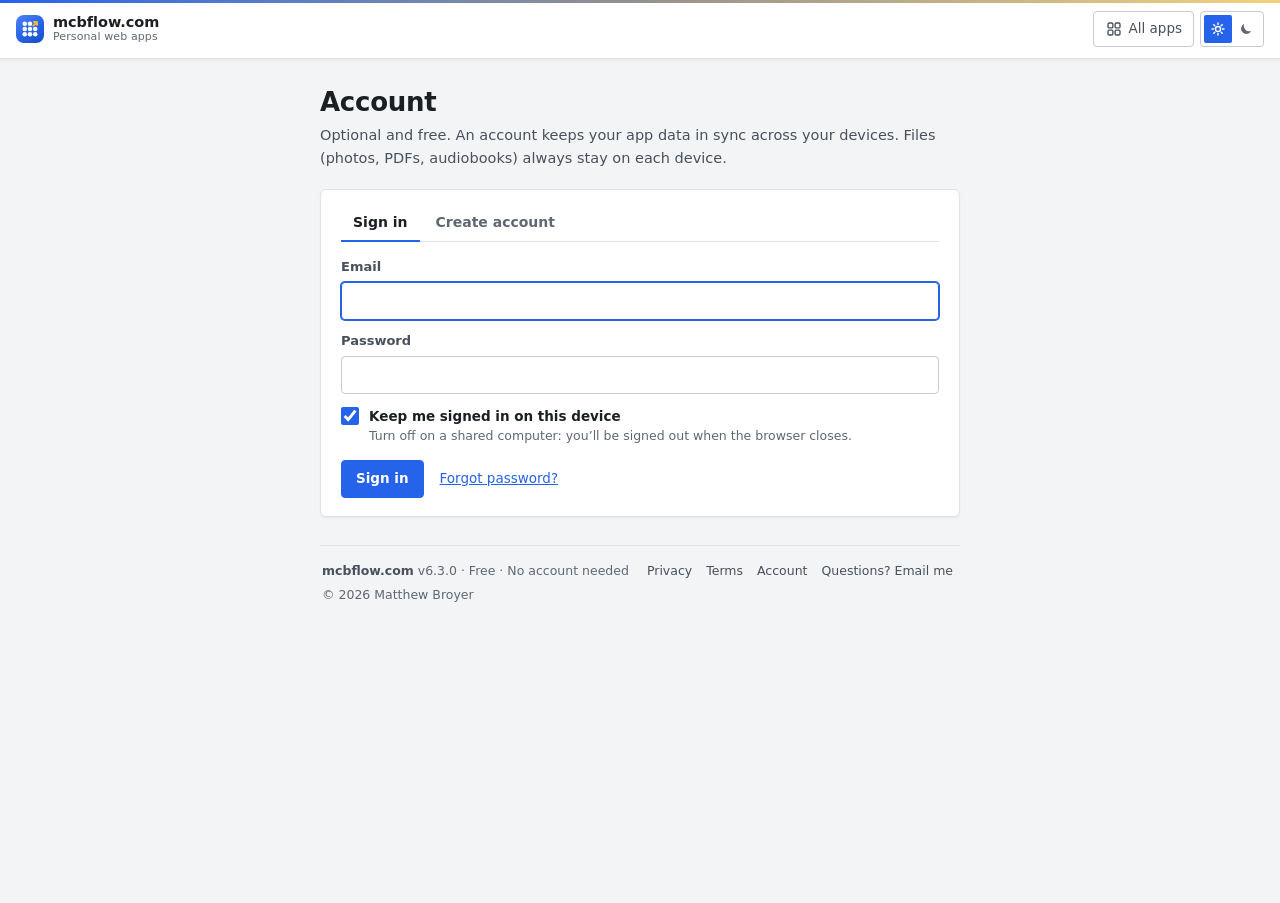
<file: account.html>
<!DOCTYPE html>
<html lang="en" data-theme="light">
<head>
<meta charset="UTF-8">
<meta name="viewport" content="width=device-width, initial-scale=1.0">
<meta name="theme-color" content="#ffffff">
<meta name="referrer" content="strict-origin-when-cross-origin">
<meta http-equiv="Content-Security-Policy" content="default-src 'none'; script-src 'self'; style-src 'self'; img-src 'self' data:; connect-src https://rxvcjdwmvxhwbdwncfhj.supabase.co; base-uri 'none'; form-action 'none'">
<meta name="robots" content="noindex">
<title>Account | mcbflow.com</title>
<meta name="description" content="Your optional mcbflow.com account: sign in, manage synced app data, export or delete it.">
<link rel="canonical" href="https://mcbflow.com/account.html">
<link rel="icon" href="/favicon.svg" type="image/svg+xml">
<link rel="icon" href="/favicon.ico" sizes="any">
<link rel="apple-touch-icon" href="/apple-touch-icon.png">
<script src="/account-boot.js"></script>
<link rel="stylesheet" href="/hub.css">
<link rel="stylesheet" href="/account.css">
<link rel="stylesheet" href="/mb-suite-topbar.css"><!-- shared MB Suite top bar v3.3.0, unchanged; keep it the last stylesheet -->
</head>
<body>
<header class="topbar page-bar">
 <div class="shell topbarInner">
  <a class="brand" href="/">
   <span class="brandMark" aria-hidden="true"><svg focusable="false" xmlns="http://www.w3.org/2000/svg" viewBox="0 0 64 64"><defs><linearGradient id="hbg" gradientUnits="userSpaceOnUse" x1="10" y1="0" x2="54" y2="64"><stop offset="0" stop-color="#4B7FF0"/><stop offset=".55" stop-color="#2563EB"/><stop offset="1" stop-color="#1A4FC4"/></linearGradient><clipPath id="hbc"><rect width="64" height="64" rx="18"/></clipPath></defs><g clip-path="url(#hbc)"><rect width="64" height="64" fill="url(#hbg)"/><g fill="#fff"><circle cx="20" cy="20" r="5.2"/><circle cx="32" cy="20" r="5.2"/><circle cx="20" cy="32" r="5.2"/><circle cx="32" cy="32" r="5.2"/><circle cx="44" cy="32" r="5.2"/><circle cx="20" cy="44" r="5.2"/><circle cx="32" cy="44" r="5.2"/><circle cx="44" cy="44" r="5.2"/></g>
<path d="M39.5 24.5 48 16M41 16h7v7" fill="none" stroke="#F2B640" stroke-width="4.2" stroke-linecap="round" stroke-linejoin="round"/></g></svg></span>
   <span>
    <span class="brandName">mcbflow.com</span>
    <span class="brandSub">Personal web apps</span>
   </span>
  </a>
  <div class="headerActions actions">
   <a class="tb" href="/" aria-label="All apps"><svg viewBox="0 0 24 24" fill="none" stroke="currentColor" stroke-width="1.8" stroke-linecap="round" stroke-linejoin="round" aria-hidden="true" focusable="false"><rect x="4" y="4" width="6.5" height="6.5" rx="1.6"/><rect x="13.5" y="4" width="6.5" height="6.5" rx="1.6"/><rect x="4" y="13.5" width="6.5" height="6.5" rx="1.6"/><rect x="13.5" y="13.5" width="6.5" height="6.5" rx="1.6"/></svg><span class="tb-lbl">All apps</span></a>
   <button id="themeToggle" class="themesw" type="button" role="switch" aria-checked="false" aria-label="Dark mode" title="Dark mode"><span class="tk"><svg class="i-sun" viewBox="0 0 20 20" width="14" height="14" aria-hidden="true" fill="none" stroke="currentColor" stroke-width="1.8" stroke-linecap="round"><circle cx="10" cy="10" r="3.2"/><path d="M10 2.5v1.8M10 15.7v1.8M2.5 10h1.8M15.7 10h1.8M4.7 4.7l1.3 1.3M14 14l1.3 1.3M4.7 15.3 6 14M14 6l1.3-1.3"/></svg><svg class="i-moon" viewBox="0 0 20 20" width="14" height="14" aria-hidden="true" fill="currentColor"><path d="M16.5 12.2A6.6 6.6 0 0 1 7.8 3.5a6.6 6.6 0 1 0 8.7 8.7Z"/></svg><i class="th"></i></span></button>
  </div>
 </div>
</header>

<main id="main-content" class="shell acctShell">
 <h1 class="acctTitle">Account</h1>
 <p class="acctIntro">Optional and free. An account keeps your app data in sync across your devices. Files (photos, PDFs, audiobooks) always stay on each device.</p>

 <noscript><div class="panel"><p>The account page needs JavaScript.</p></div></noscript>

 <section class="panel" data-view="loading"><p class="muted">Loading…</p></section>

 <section class="panel" data-view="error" hidden><p id="errorText" class="formMsg err"></p></section>

 <section class="panel" data-view="signin" hidden aria-labelledby="signinH">
  <div class="tabs" role="tablist"><button class="tab on" type="button" aria-selected="true">Sign in</button><button class="tab" type="button" data-go="signup" aria-selected="false">Create account</button></div>
  <h2 id="signinH" class="vh">Sign in</h2>
  <form id="signinForm" novalidate>
   <label class="field"><span>Email</span><input name="email" type="email" autocomplete="email" required maxlength="254"></label>
   <label class="field"><span>Password</span><input name="password" type="password" autocomplete="current-password" required></label>
   <label class="check keep"><input name="keep" type="checkbox" checked> <span><b>Keep me signed in on this device</b><small>Turn off on a shared computer: you’ll be signed out when the browser closes.</small></span></label>
   <p id="signinMsg" class="formMsg" role="alert"></p>
   <div id="resendBox" class="inlineRow" hidden><button id="resendBtn" class="btn sm" type="button">Send confirmation email again</button></div>
   <div class="formActions"><button class="btn btnPrimary" type="submit">Sign in</button><a href="#" class="textLink" data-go="forgot">Forgot password?</a></div>
  </form>
 </section>

 <section class="panel" data-view="signup" hidden aria-labelledby="signupH">
  <div class="tabs" role="tablist"><button class="tab" type="button" data-go="signin" aria-selected="false">Sign in</button><button class="tab on" type="button" aria-selected="true">Create account</button></div>
  <h2 id="signupH" class="vh">Create account</h2>
  <form id="signupForm" novalidate>
   <label class="field"><span>Screen name (optional)</span><input name="name" type="text" autocomplete="nickname" maxlength="60" placeholder="What should we call you?"></label>
   <details class="picPick">
    <summary>Choose a profile picture (optional)</summary>
    <fieldset class="picGrid" id="signupPics"><legend class="vh">Profile picture</legend></fieldset>
   </details>
   <label class="field"><span>Email</span><input name="email" type="email" autocomplete="email" required maxlength="254"></label>
   <label class="field"><span>Password (8+ characters)</span><input name="password" type="password" autocomplete="new-password" required minlength="8"></label>
   <label class="check"><input name="age" type="checkbox"> <span>I’m 13 or older and agree to the <a href="/#terms">Terms</a> and <a href="/#privacy">Privacy policy</a>.</span></label>
   <p id="signupMsg" class="formMsg" role="alert"></p>
   <div class="formActions"><button class="btn btnPrimary" type="submit">Create account</button></div>
  </form>
 </section>

 <section class="panel" data-view="checkEmail" hidden>
  <h2>Check your email</h2>
  <p>We sent a confirmation link to <b id="checkEmailAddr"></b>. Open it on this device to finish creating your account. It comes from <b>no-reply@mail.mcbflow.com</b>; check your spam folder if you don’t see it.</p>
  <div class="formActions"><button class="btn" type="button" data-go="signin">Back to sign in</button></div>
 </section>

 <section class="panel" data-view="forgot" hidden>
  <h2>Reset your password</h2>
  <form id="forgotForm" novalidate>
   <label class="field"><span>Email</span><input name="email" type="email" autocomplete="email" required maxlength="254"></label>
   <p id="forgotMsg" class="formMsg" role="alert"></p>
   <div class="formActions"><button class="btn btnPrimary" type="submit">Send reset link</button><a href="#" class="textLink" data-go="signin">Back to sign in</a></div>
  </form>
 </section>

 <section class="panel" data-view="recovery" hidden>
  <h2>Choose a new password</h2>
  <form id="recoveryForm" novalidate>
   <label class="field"><span>New password (8+ characters)</span><input name="password" type="password" autocomplete="new-password" required minlength="8"></label>
   <label class="field"><span>Type it again</span><input name="confirm" type="password" autocomplete="new-password" required></label>
   <p id="recoveryMsg" class="formMsg" role="alert"></p>
   <div class="formActions"><button class="btn btnPrimary" type="submit">Save password</button></div>
  </form>
 </section>

 <section class="panel" data-view="deleted" hidden>
  <h2>Your account is deleted</h2>
  <p>Your login, profile and all synced app data were removed. Data saved in each app on your devices is still there; you can keep using the apps without an account.</p>
  <div class="formActions"><a class="btn btnPrimary" href="/">Back to all apps</a></div>
 </section>

 <div data-view="account" hidden>
  <section class="panel">
   <div class="acctHead">
    <div class="acctWho"><span class="acctAv" id="acctAv" aria-hidden="true"></span><div><div class="eyebrow">Signed in</div><div class="acctName" id="acctName" hidden></div><div class="acctEmail" id="acctEmail"></div><div class="muted small">Member since <span id="acctSince"></span></div></div></div>
    <button id="signoutBtn" class="btn" type="button">Sign out</button>
   </div>
   <p id="pendingEmail" class="formMsg ok" hidden>Waiting for you to confirm the change to <b id="pendingEmailAddr"></b>.</p>
   <label class="check keep acctKeep"><input id="keepToggle" type="checkbox"> <span><b>Keep me signed in on this device</b><small>Off: you’ll be signed out of this page when the browser closes.</small></span></label>
  </section>

  <section class="panel">
   <h2>Synced data</h2>
   <p class="muted small">What each app has saved to your account. Deleting here removes the synced copy only; data saved inside the app on your devices stays.</p>
   <ul id="syncList" class="syncList"></ul>
   <p id="syncEmpty" class="muted" hidden>Nothing synced yet. Sync arrives app by app; signed-in apps will show up here.</p>
   <p id="syncMsg" class="formMsg" role="alert"></p>
   <div class="formActions"><button id="exportBtn" class="btn" type="button">Export all synced data (JSON)</button><button id="importBtn" class="btn" type="button">Import synced data (JSON)…</button><input id="importFile" type="file" accept=".json,application/json" hidden></div>
   <p class="muted small">Import takes a file from <b>Export all synced data</b> (for example after deleting an app’s synced copy). Your apps pick it up the next time they sync.</p>
  </section>

  <section class="panel" aria-labelledby="profileH">
   <h2 id="profileH">Profile</h2>
   <p class="muted small">Shown in every mcbflow.com app you sign in to, so you can tell at a glance it’s your account.</p>
   <form id="nameForm" novalidate>
    <div class="profPrev" aria-live="polite"><span class="acctAv lg" id="profAv" aria-hidden="true"></span><div><b id="profGreet"></b><span class="muted small" id="profSub"></span></div></div>
    <label class="field"><span>Screen name</span><input name="name" type="text" autocomplete="nickname" maxlength="60" placeholder="What should we call you?"></label>
    <fieldset class="picGrid" id="profilePics"><legend>Profile picture</legend></fieldset>
    <p id="nameMsg" class="formMsg" role="alert"></p>
    <div class="formActions"><button class="btn btnPrimary" type="submit">Save profile</button></div>
   </form>
  </section>

  <section class="panel">
   <h2>Change email</h2>
   <form id="emailForm" novalidate>
    <label class="field"><span>New email</span><input name="email" type="email" autocomplete="email" required maxlength="254"></label>
    <p id="emailMsg" class="formMsg" role="alert"></p>
    <div class="formActions"><button class="btn" type="submit">Change email</button></div>
   </form>
  </section>

  <section class="panel">
   <h2>Change password</h2>
   <form id="passwordForm" novalidate>
    <label class="field"><span>New password (8+ characters)</span><input name="password" type="password" autocomplete="new-password" required minlength="8"></label>
    <label class="field"><span>Type it again</span><input name="confirm" type="password" autocomplete="new-password" required></label>
    <p id="passwordMsg" class="formMsg" role="alert"></p>
    <div class="formActions"><button class="btn" type="submit">Change password</button></div>
   </form>
  </section>

  <section class="panel dangerPanel">
   <h2>Delete account</h2>
   <p class="muted small">Permanently removes your login, profile and every app’s synced data. Data saved inside each app on your devices isn’t touched. This can’t be undone.</p>
   <div class="formActions"><button id="deleteAcctBtn" class="btn btnDanger" type="button">Delete account…</button></div>
  </section>
 </div>

 <footer class="mb-foot">
  <p class="mb-foot-main"><b>mcbflow.com</b> v6.3.0 · Free · No account needed</p>
  <nav class="mb-foot-links" aria-label="About mcbflow.com"><a href="/#privacy">Privacy</a><a href="/#terms">Terms</a><a href="/account.html" aria-current="page">Account</a><a href="mailto:matthewbroyer@outlook.com">Questions? Email me</a></nav>
  <p class="mb-foot-copy">© 2026 Matthew Broyer</p>
 </footer>
</main>

<div id="delAppModal" class="modal" aria-hidden="true">
 <div class="modalCard narrow" role="alertdialog" aria-modal="true" aria-labelledby="delAppTitle">
  <div class="modalHead"><div><div id="delAppTitle" class="modalTitle">Delete <span id="delAppName"></span> synced data?</div></div><button class="modalClose" data-close="delAppModal" type="button" aria-label="Cancel">×</button></div>
  <div class="modalBody"><p>This removes the copy saved to your account. The data inside the app on each device stays. If the app is still signed in somewhere, it will upload its data again the next time it syncs.</p></div>
  <div class="modalFoot"><button class="btn" data-close="delAppModal" type="button">Cancel</button><button id="delAppConfirm" class="btn btnDanger" type="button">Delete synced data</button></div>
 </div>
</div>

<div id="impModal" class="modal" aria-hidden="true">
 <div class="modalCard narrow" role="dialog" aria-modal="true" aria-labelledby="impTitle">
  <div class="modalHead"><div><div id="impTitle" class="modalTitle">Import synced data?</div></div><button class="modalClose" data-close="impModal" type="button" aria-label="Cancel">×</button></div>
  <div class="modalBody">
   <p id="impSummary"></p>
   <fieldset class="impChoice">
    <legend class="sr-only">How to import</legend>
    <label class="check"><input type="radio" name="impMode" value="missing" checked> <span><b>Add what’s missing</b><small>Anything newer on your account stays as it is. Best in most cases.</small></span></label>
    <label class="check"><input type="radio" name="impMode" value="replace"> <span><b>Make this file the latest copy</b><small>Every record in the file replaces the one on your account, and your apps switch to it on their next sync.</small></span></label>
   </fieldset>
   <p id="impMsg" class="formMsg" role="alert"></p>
  </div>
  <div class="modalFoot"><button class="btn" data-close="impModal" type="button">Cancel</button><button id="impConfirm" class="btn btnPrimary" type="button">Import</button></div>
 </div>
</div>

<div id="delAcctModal" class="modal" aria-hidden="true">
 <div class="modalCard narrow" role="alertdialog" aria-modal="true" aria-labelledby="delAcctTitle">
  <div class="modalHead"><div><div id="delAcctTitle" class="modalTitle">Delete your account?</div></div><button class="modalClose" data-close="delAcctModal" type="button" aria-label="Cancel">×</button></div>
  <div class="modalBody">
   <p>Your login, profile and all synced data are deleted for good. Consider exporting first.</p>
   <label class="field"><span>Type DELETE to confirm</span><input id="delAcctInput" type="text" autocomplete="off" autocapitalize="characters" spellcheck="false"></label>
   <p id="delAcctMsg" class="formMsg" role="alert"></p>
  </div>
  <div class="modalFoot"><button class="btn" data-close="delAcctModal" type="button">Cancel</button><button id="delAcctConfirm" class="btn btnDanger" type="button" disabled>Delete account</button></div>
 </div>
</div>


<script src="/vendor/supabase.js"></script>
<script src="/mb-avatars.js"></script>
<script src="/mb-ui.js"></script>
<script src="/account.js"></script>
</body>
</html>
</file>
<file: hub.css>
/* mcbflow.com hub styles (shared by index.html and account.html) */
/* ---- theme: "Utility" — neutral desktop-software palette, one oxblood-red accent, light + dark ---- */
:root{
  color-scheme:light;
  --font:"Segoe UI Variable Text","Segoe UI",system-ui,-apple-system,BlinkMacSystemFont,Roboto,"Helvetica Neue",Arial,sans-serif;
  --mono:ui-monospace,"Cascadia Mono",Consolas,"SF Mono",Menlo,monospace;
  --r:6px; --r-sm:4px; --ctl:38px; --ctl-sm:32px; --ease:120ms ease; --bar-h:56px;
  --bg:#f3f4f6; --surface:#ffffff; --surface-2:#f6f7f9; --surface-3:#eceef2; --ink:#1b1f24; --ink-2:#48505c; --muted:#5f6773;
  --border:#dfe2e7; --border-strong:#c6cbd3; --hover-band:rgba(20,24,31,.045);
  --accent:#2563eb; --accent-hover:#1d4ed8; --accent-ink:#ffffff; --accent-soft:rgba(37,99,235,.08); --accent-line:rgba(37,99,235,.38);
  --good:#16a34a; --good-ink:#0b7a35; --warn:#e5a100; --warn-ink:#8a5a00; --crit:#c9302c; --info:#2a6fb8;
  --shadow:0 1px 2px rgba(20,24,31,.06);
  --shadow-pop:0 8px 24px -6px rgba(20,24,31,.22),0 1px 3px rgba(20,24,31,.08);
  /* per-app category tints (each linked app keeps its own accent) */
  --c-finance:#1e6b3c; --c-finance-bg:#e3efe7; --c-lifestyle:#245f99; --c-lifestyle-bg:#e2ebf5;
  --c-productivity:#a8501c; --c-productivity-bg:#f6e7dc; --c-assets:#5b4699; --c-assets-bg:#ebe6f5;
  --c-knowledge:#1f6f6d; --c-knowledge-bg:#dfeeed; --c-utilities:#7d6112; --c-utilities-bg:#f3ecd2;
}
:root[data-theme="dark"]{
  color-scheme:dark;
  --bg:#16181c; --surface:#1e2126; --surface-2:#25292f; --surface-3:#2d3238; --ink:#e9ecf0; --ink-2:#b4bbc5; --muted:#8e97a3;
  --border:#30353c; --border-strong:#434a53; --hover-band:rgba(255,255,255,.05);
  --accent:#7aa5f7; --accent-hover:#9bbcf9; --accent-ink:#06122e; --accent-soft:rgba(122,165,247,.13); --accent-line:rgba(122,165,247,.45);
  --good:#22c55e; --good-ink:#4ade80; --warn:#f0b429; --warn-ink:#f5c95c; --crit:#ff6b6b; --info:#5aa2eb;
  --shadow:0 1px 2px rgba(0,0,0,.3);
  --shadow-pop:0 10px 28px -6px rgba(0,0,0,.6),0 0 0 1px rgba(255,255,255,.03);
  --c-finance:#5bb57e; --c-finance-bg:#1c3326; --c-lifestyle:#6aa6e0; --c-lifestyle-bg:#1b2d40;
  --c-productivity:#e08a55; --c-productivity-bg:#3a2518; --c-assets:#a595e6; --c-assets-bg:#2b2544;
  --c-knowledge:#4fbab7; --c-knowledge-bg:#163634; --c-utilities:#d6b04a; --c-utilities-bg:#372d10;
}

/* ---- base ---- */
*{box-sizing:border-box}
html{scroll-behavior:smooth}
body{margin:0;min-height:100vh;font-family:var(--font);font-size:14px;line-height:1.45;color:var(--ink);background:var(--bg)}
button,input{font:inherit;color:inherit}
a{color:inherit;-webkit-tap-highlight-color:transparent}
h1,h2,h3,h4{font-weight:650;letter-spacing:-.01em}
code{font-family:var(--mono);font-size:.95em}
::selection{background:color-mix(in srgb,var(--accent) 28%,transparent)}
:focus-visible{outline:2px solid var(--accent);outline-offset:2px}
svg.i{width:16px;height:16px;flex:none;fill:none;stroke:currentColor;stroke-width:2;stroke-linecap:round;stroke-linejoin:round}
.vh{position:absolute!important;width:1px;height:1px;overflow:hidden;clip:rect(0 0 0 0);white-space:nowrap}
section[id],[id$="-title"]{scroll-margin-top:calc(var(--bar-h) + 16px)}

.skip-link{position:absolute;top:-100px;left:8px;z-index:1000;background:var(--accent);color:var(--accent-ink);padding:10px 14px;border-radius:var(--r-sm);font-weight:600;text-decoration:none}
.skip-link:focus{top:8px}

.shell{width:min(1180px,calc(100% - 32px));margin:0 auto}

/* ---- buttons ---- */
.btn{display:inline-flex;align-items:center;justify-content:center;gap:6px;min-height:var(--ctl);padding:0 14px;border-radius:var(--r-sm);border:1px solid var(--border-strong);background:var(--surface);color:var(--ink);font-size:13.5px;font-weight:550;text-decoration:none;cursor:pointer;white-space:nowrap;transition:background-color var(--ease),border-color var(--ease),color var(--ease)}
.btn:hover{background:var(--surface-2);border-color:color-mix(in srgb,var(--ink) 30%,var(--border-strong))}
.btn:active{background:var(--surface-3)}
.btn.sm{min-height:var(--ctl-sm);padding:0 10px;font-size:13px}
.btnPrimary,.launch{background:var(--accent);border-color:var(--accent);color:var(--accent-ink);font-weight:600}
.btnPrimary:hover,.launch:hover{background:var(--accent-hover);border-color:var(--accent-hover);color:var(--accent-ink)}
.btnDanger{background:var(--crit);border-color:var(--crit);color:#fff;font-weight:600}
.btnDanger:hover{background:color-mix(in srgb,var(--crit) 85%,#000);border-color:transparent}
:root[data-theme="dark"] .btnDanger{color:#1c0506}

/* ---- app bar ---- */
.topbar{position:sticky;top:0;z-index:50;background:var(--surface);border-bottom:1px solid var(--border);box-shadow:var(--shadow)}
.topbarInner{height:var(--bar-h);display:flex;align-items:center;justify-content:space-between;gap:16px;position:relative}
.brand{display:flex;align-items:center;gap:10px;text-decoration:none;min-width:0}
.brandMark svg{width:28px;height:28px;display:block}
.brandMark{width:28px;height:28px;border-radius:var(--r);background:none;color:var(--accent-ink);display:grid;place-items:center;font-size:12.5px;font-weight:700;letter-spacing:.02em;flex:none}
.brandName{display:block;font-size:14.5px;font-weight:650;line-height:1.15}
.brandSub{display:block;font-size:11px;color:var(--muted);letter-spacing:.01em}
.headerActions{display:flex;align-items:center;gap:6px;height:100%}
.topnav{display:flex;align-items:stretch;height:100%;gap:0}
.topnav a{display:flex;align-items:center;padding:0 12px;font-size:13.5px;font-weight:500;color:var(--ink-2);text-decoration:none;transition:background-color var(--ease),color var(--ease)}
.topnav a:hover{background:var(--surface-2);color:var(--ink)}
.topnav a[aria-current="true"]{color:var(--accent);font-weight:600;box-shadow:inset 0 -2px 0 var(--accent)}
.topnav a:focus-visible{outline-offset:-2px}
.navStatus{display:flex;align-items:center;gap:7px;align-self:center;margin:0 6px 0 10px;padding:0 10px;height:28px;border:1px solid var(--border);border-radius:var(--r-sm);background:var(--surface-2);font-size:12px;font-weight:550;color:var(--ink-2);white-space:nowrap}
button.navStatus{font:inherit;font-size:12px;font-weight:550;cursor:pointer}
button.navStatus:hover{border-color:var(--border-strong);background:var(--surface)}
button.navStatus:focus-visible{outline:2px solid var(--accent);outline-offset:2px}
.statusDot{width:8px;height:8px;border-radius:50%;display:inline-block;background:var(--muted)}
.statusDot.green{background:var(--good)}
.statusDot.dim{background:var(--border-strong)}
.scroll-progress{position:absolute;bottom:-1px;left:0;height:2px;width:0%;background:var(--accent);z-index:51}

/* ---- intro panel ---- */
.hero{padding:20px 0 0}
.heroGrid{display:grid;grid-template-columns:minmax(0,1.6fr) minmax(260px,.8fr);gap:0;background:var(--surface);border:1px solid var(--border);border-left:3px solid var(--accent);border-radius:var(--r);box-shadow:var(--shadow)}
.heroMain{padding:22px 24px}
.kicker{display:inline-flex;align-items:center;gap:7px;font-size:11.5px;font-weight:600;letter-spacing:.06em;text-transform:uppercase;color:var(--muted)}
.kickerMark{width:8px;height:8px;border-radius:2px;background:var(--accent)}
h1{margin:8px 0 8px;font-size:clamp(24px,3vw,30px);line-height:1.2;letter-spacing:-.02em;max-width:680px}
.heroCopy{margin:0 0 18px;font-size:15px;line-height:1.6;color:var(--ink-2);max-width:640px}
.heroSide{padding:22px 24px;border-left:1px solid var(--border);background:var(--surface-2);border-radius:0 var(--r) var(--r) 0}
.sideTitle{font-size:11.5px;font-weight:600;letter-spacing:.06em;text-transform:uppercase;color:var(--muted);margin-bottom:10px}
.sideText{list-style:none;margin:0;padding:0;display:grid;gap:8px;font-size:13.5px;color:var(--ink-2)}
.sideText li{display:flex;gap:8px;align-items:flex-start}
.sideText li svg{color:var(--accent);margin-top:2px}

/* ---- sections ---- */
.section{margin-top:32px}
.sectionHead{display:flex;align-items:flex-end;justify-content:space-between;gap:16px;margin-bottom:12px}
.sectionTitle{font-size:17px;font-weight:650;letter-spacing:-.01em;margin:0}
.sectionMeta{font-size:12.5px;color:var(--muted)}

/* ---- search + filters ---- */
.controls{display:flex;gap:12px;align-items:center;margin-bottom:14px}
.searchWrap{position:relative;flex:1 1 280px;max-width:420px}
.searchWrap svg{position:absolute;left:10px;top:50%;transform:translateY(-50%);color:var(--muted);pointer-events:none}
.search{width:100%;min-height:var(--ctl);padding:6px 10px 6px 34px;border:1px solid var(--border-strong);border-radius:var(--r-sm);background:var(--surface);color:var(--ink);font-size:14px;transition:border-color var(--ease),box-shadow var(--ease)}
.search:hover:not(:focus){border-color:color-mix(in srgb,var(--ink) 35%,var(--border-strong))}
.search:focus{outline:none;border-color:var(--accent);box-shadow:0 0 0 1px var(--accent)}
.search::placeholder{color:var(--muted);opacity:.85}
.filters{display:flex;gap:6px;flex-wrap:wrap;justify-content:flex-end;margin-left:auto}
.filter{display:inline-flex;align-items:center;gap:5px;min-height:var(--ctl-sm);padding:0 11px;border:1px solid var(--border-strong);border-radius:var(--r-sm);background:var(--surface);color:var(--ink-2);font-size:13px;font-weight:500;cursor:pointer;white-space:nowrap;transition:background-color var(--ease),border-color var(--ease),color var(--ease)}
.filter:hover{border-color:var(--accent);color:var(--ink);background:var(--surface-2)}
.filter.active{background:var(--accent);border-color:var(--accent);color:var(--accent-ink);font-weight:600}
.filter .n{font-variant-numeric:tabular-nums;font-weight:500}
@media(max-width:420px){.filter .n{display:none}}  /* phones: chips wrap onto two rows; the count shows in the line above */

/* ---- List | Drawer view switch (beside the result count) ---- */
.sectionTools{display:flex;align-items:center;gap:12px;flex-wrap:wrap;justify-content:flex-end}
.viewSeg.mb-seg{width:auto;flex:none}
.viewSeg.mb-seg button{min-height:30px;padding:0 10px;font-size:13px}
.viewSeg.mb-seg button svg{width:15px;height:15px;fill:none;stroke:currentColor;stroke-width:1.8;stroke-linecap:round;stroke-linejoin:round}
@media(max-width:700px),(pointer:coarse){.viewSeg.mb-seg button{min-height:38px;padding:0 12px}}

/* ---- App drawer view: a phone-style home screen of app badges ---- */
.drawer{display:grid;grid-template-columns:repeat(auto-fill,minmax(104px,1fr));gap:14px 8px;margin:0;padding:6px 0 4px;list-style:none}
.drawer[hidden]{display:none}
.drawer li{min-width:0}
.dTile{position:relative;display:flex;flex-direction:column;align-items:center;gap:8px;padding:10px 4px 8px;border-radius:var(--r);color:var(--ink);text-decoration:none;transition:background-color var(--ease)}
.dTile:hover{background:var(--hover-band)}
.dTile:focus-visible{outline:2px solid var(--accent);outline-offset:0}
.dIcon{position:relative;display:block;width:64px;height:64px;flex:none}
.dIcon img{display:block;width:100%;height:100%;border-radius:18px;box-shadow:0 1px 2px rgba(20,24,31,.12),0 6px 14px -8px rgba(20,24,31,.45)}
.dTile:active .dIcon img{transform:scale(.96)}
.dName{max-width:100%;overflow:hidden;text-overflow:ellipsis;white-space:nowrap;font-size:13px;font-weight:550;line-height:1.25;text-align:center}
.dPin{position:absolute;top:-5px;right:-5px;width:20px;height:20px;display:grid;place-items:center;border-radius:50%;background:var(--surface);color:var(--accent);box-shadow:0 0 0 1px var(--border-strong)}
.dPin svg{width:12px;height:12px;fill:currentColor;stroke:currentColor;stroke-width:1.5;stroke-linejoin:round}
@media(max-width:700px){
  .drawer{grid-template-columns:repeat(4,minmax(0,1fr));gap:10px 6px}
  .dTile{padding:8px 2px 6px;gap:6px}
  .dIcon{width:58px;height:58px}
  .dIcon img{border-radius:16px}
  .dName{font-size:12px}
}
@media(max-width:350px){.dIcon{width:54px;height:54px}.dIcon img{border-radius:15px}}

/* ---- app cards ---- */
.grid{display:grid;grid-template-columns:repeat(3,minmax(0,1fr));gap:12px}
.card{position:relative;min-width:0;display:flex;flex-direction:column;background:var(--surface);border:1px solid var(--border);border-radius:var(--r);box-shadow:var(--shadow);transition:border-color var(--ease),box-shadow var(--ease)}
.card:hover{border-color:var(--border-strong);box-shadow:0 2px 8px rgba(20,24,31,.07)}
/* Header: title line (20px) + one tagline line (18px) = 38px = logo height */
.cardTop{display:flex;align-items:flex-start;gap:12px;padding:16px}
.cardHead{flex:1;min-width:0}
.cardHead h3{margin:0;font-size:16px;font-weight:600;line-height:20px;letter-spacing:-.01em}
.tagline{margin:0;font-size:13px;line-height:18px;color:var(--ink-2)}
.cardTop .icon,.cardTop .pin{flex-shrink:0}
/* Star centred on the title line, glyph flush with the card's right padding */
.cardTop .pin{margin:calc(10px - var(--pin)/2) calc((17px - var(--pin))/2) 0 0}
.icon{width:38px;height:38px;border-radius:var(--r);display:grid;place-items:center;font-size:17px;font-weight:700}
.icon.logo{background:none}
.icon.logo img{width:100%;height:100%;display:block}
.pin{--pin:32px;position:relative;z-index:1;width:var(--pin);height:var(--pin);display:grid;place-items:center;border:1px solid transparent;border-radius:var(--r-sm);background:none;color:var(--muted);cursor:pointer;transition:background-color var(--ease),color var(--ease),border-color var(--ease)}
.pin:hover{background:var(--surface-2);color:var(--ink)}
.pin svg{width:17px;height:17px;fill:none;stroke:currentColor;stroke-width:1.8;stroke-linejoin:round}
.pin.active{color:var(--accent);background:var(--accent-soft);border-color:var(--accent-line)}
.pin.active svg{fill:currentColor}
.cat{display:inline-block;padding:2px 7px;border-radius:var(--r-sm);font-size:11px;font-weight:600;letter-spacing:.03em;text-transform:uppercase}
.domain{font-family:var(--mono);font-size:12px;color:var(--muted);overflow-wrap:anywhere}
/* Footer: status + address on the left, actions on the right */
.cardFooter{margin-top:auto;display:flex;align-items:center;justify-content:space-between;gap:10px;padding:10px 12px 10px 16px;border-top:1px solid var(--border)}
.cardMeta{display:flex;align-items:center;gap:8px;min-width:0}
.cardMeta .domain{overflow:hidden;text-overflow:ellipsis;white-space:nowrap}
.liveDot{width:7px;height:7px;border-radius:50%;background:var(--border-strong);flex:none}
.liveDot.live{background:var(--good)}
.liveDot.offline{background:var(--crit)}
.liveDot.checking{background:var(--warn)}
.liveNote{font-size:12px;color:var(--muted);white-space:nowrap}
.liveNote.bad{color:var(--crit)}
.footerActions{display:flex;align-items:center;gap:4px;flex:none}
.details,.launch{min-height:var(--ctl-sm);padding:0 12px;font-size:13px}
.card .details{width:var(--ctl-sm);padding:0}
.card .details{position:relative;z-index:1;border-color:transparent;background:none;color:var(--ink-2);font-weight:500}
.card .details:hover{background:var(--surface-2);color:var(--ink)}
/* Open is the card's one link; its ::after stretches over the whole card so the card is clickable */
.card .install{position:relative;z-index:1;min-height:var(--ctl-sm);padding:0 12px;font-size:13px;font-weight:600;color:var(--ink-2);background:var(--surface);border-color:var(--border-strong)}
.card .install:hover{background:var(--accent-soft);border-color:var(--accent);color:var(--accent)}
.modalFoot [hidden]{display:none}
.card .launch{background:var(--surface);border-color:var(--border-strong);color:var(--ink);font-weight:600;gap:4px;padding:0 10px 0 12px}
.card .launch::after{content:"";position:absolute;inset:0;border-radius:var(--r)}
.card .launch svg.i{width:14px;height:14px}
.card:hover .launch{border-color:var(--accent);color:var(--accent)}
.card .launch:hover{background:var(--accent);border-color:var(--accent);color:var(--accent-ink)}

.accent-finance{color:var(--c-finance);background:var(--c-finance-bg)}
.accent-lifestyle{color:var(--c-lifestyle);background:var(--c-lifestyle-bg)}
.accent-productivity{color:var(--c-productivity);background:var(--c-productivity-bg)}
.accent-assets{color:var(--c-assets);background:var(--c-assets-bg)}
.accent-knowledge{color:var(--c-knowledge);background:var(--c-knowledge-bg)}
.accent-utilities{color:var(--c-utilities);background:var(--c-utilities-bg)}

.empty{padding:32px 16px;text-align:center;border:1px dashed var(--border-strong);border-radius:var(--r);background:var(--surface-2)}
.empty strong{display:block;font-size:15px;font-weight:600}
.empty span{display:block;margin-top:4px;font-size:13.5px;color:var(--muted)}

/* ---- status board ---- */
.statusBoard{display:grid;grid-template-columns:1.3fr 1fr 1fr auto;background:var(--surface);border:1px solid var(--border);border-radius:var(--r);box-shadow:var(--shadow)}
.statusBlock{padding:14px 18px;border-right:1px solid var(--border)}
.statusBlock:last-child{border-right:none}
.statusLabel{font-size:12px;font-weight:600;color:var(--ink-2)}
.statusValue{margin-top:2px;font-size:22px;font-weight:650;letter-spacing:-.01em;font-variant-numeric:tabular-nums}
.statusValue.green{color:var(--good-ink)}
.statusValue.orange{color:var(--warn-ink)}
.statusValue.white{color:var(--ink)}
.statusActions{display:flex;align-items:center;justify-content:flex-end}
.statusNote{margin:8px 0 0;font-size:12.5px;color:var(--muted)}

/* ---- about ---- */
.about{display:grid;grid-template-columns:1fr 1fr;gap:12px}
.aboutBlock{padding:18px 20px;background:var(--surface);border:1px solid var(--border);border-radius:var(--r);box-shadow:var(--shadow)}
.eyebrow{font-size:11.5px;font-weight:600;letter-spacing:.06em;text-transform:uppercase;color:var(--muted)}
.aboutBlock h3{margin:6px 0 6px;font-size:17px}
.aboutBlock p{margin:0 0 10px;font-size:14px;line-height:1.6;color:var(--ink-2)}
.aboutBlock ul{margin:0;padding-left:18px;font-size:13.5px;line-height:1.7;color:var(--muted)}
.aboutBlock li::marker{color:var(--accent)}

.disclaimerBox{margin-top:12px;padding:12px 16px;border:1px solid var(--border);border-left:3px solid var(--warn);border-radius:var(--r);background:var(--surface-2);font-size:13px;line-height:1.6;color:var(--ink-2)}
.disclaimerBox strong{color:var(--ink)}

/* ---- FAQ ---- */
.faq-list{background:var(--surface);border:1px solid var(--border);border-radius:var(--r);box-shadow:var(--shadow)}
.faq-item{border-bottom:1px solid var(--border)}
.faq-item:last-child{border-bottom:none}
.faq-btn{width:100%;min-height:48px;display:flex;align-items:center;justify-content:space-between;gap:12px;padding:12px 16px;border:none;background:none;text-align:left;font-size:14px;font-weight:600;color:var(--ink);cursor:pointer;transition:background-color var(--ease),color var(--ease)}
.faq-btn:hover{background:var(--surface-2)}
.faq-btn:focus-visible{outline-offset:-2px}
.faq-btn::after{content:"";flex:none;width:7px;height:7px;margin-right:4px;border-right:2px solid var(--muted);border-bottom:2px solid var(--muted);transform:rotate(45deg) translate(-2px,-2px);transition:transform var(--ease)}
.faq-btn[aria-expanded="true"]{color:var(--accent)}
.faq-btn[aria-expanded="true"]::after{transform:rotate(-135deg);border-color:var(--accent)}
.faq-content{max-height:0;overflow:hidden;transition:max-height .2s ease}
.faq-content p{margin:0;padding:0 16px 14px;font-size:13.5px;line-height:1.65;color:var(--ink-2);max-width:760px}

/* ---- footer: the suite's .mb-foot (rules in mb-suite-topbar.css) inside the page shell ---- */
.siteFooter{margin-top:40px;padding-bottom:12px}
.siteFooter .mb-foot{margin-top:0}
.mb-foot-links #triggerResetBtn{color:var(--crit)}
.mb-foot-links .sep{color:var(--border-strong)}
@media(min-width:768px){.siteFooter .mb-foot{padding-right:60px}}   /* room for the floating mail / top buttons */
@media(max-width:767px){.siteFooter{padding-bottom:72px}}

/* ---- dialogs ---- */
.modal{position:fixed;inset:0;z-index:200;display:grid;place-items:center;padding:16px;background:rgba(10,12,16,.45);opacity:0;visibility:hidden;pointer-events:none;transition:opacity 120ms ease,visibility 0s linear 120ms}
.modal.open{opacity:1;visibility:visible;pointer-events:auto;transition:opacity 120ms ease,visibility 0s}
.modalCard{width:min(640px,100%);max-height:85vh;display:flex;flex-direction:column;background:var(--surface);border:1px solid var(--border-strong);border-radius:8px;box-shadow:var(--shadow-pop);overflow:hidden}
.modalCard.narrow{width:min(440px,100%)}
.modalHead{display:flex;align-items:flex-start;justify-content:space-between;gap:12px;padding:16px 16px 14px 20px;border-bottom:1px solid var(--border)}
.modalTitle{margin:6px 0 2px;font-size:20px;font-weight:650;letter-spacing:-.015em}
.modalHead > div > .modalTitle:first-child{margin-top:2px}
.modalDomain{font-family:var(--mono);font-size:12.5px;color:var(--muted)}
.modalClose{width:32px;height:32px;flex:none;display:grid;place-items:center;border:none;border-radius:var(--r-sm);background:none;color:var(--ink-2);font-size:22px;line-height:1;cursor:pointer;transition:background-color var(--ease),color var(--ease)}
.modalClose:hover{background:var(--surface-2);color:var(--ink)}
.modalBody{padding:16px 20px 20px;overflow:auto}
.modalBody p{margin:0 0 12px;font-size:14px;line-height:1.65;color:var(--ink-2)}
.modalBody h3{margin:18px 0 6px;font-size:14.5px;font-weight:600}
.modalBody ul{margin:0 0 12px;padding-left:18px;font-size:14px;line-height:1.65;color:var(--ink-2)}
.modalBody a{color:var(--accent)}
.modalList{display:grid;grid-template-columns:1fr 1fr;gap:6px;margin-top:4px}
.modalItem{padding:8px 10px;border:1px solid var(--border);border-radius:var(--r-sm);background:var(--surface-2);font-size:13px;font-weight:550}
.modalMeta{display:grid;grid-template-columns:1fr 1fr;gap:12px;margin-top:16px;padding-top:14px;border-top:1px solid var(--border)}
.metaLabel{font-size:12px;font-weight:600;color:var(--muted)}
.metaValue{margin-top:2px;font-size:15px;font-weight:650;font-variant-numeric:tabular-nums}
.modalFoot{display:flex;align-items:center;justify-content:flex-end;gap:8px;flex-wrap:wrap;padding:12px 20px;border-top:1px solid var(--border);background:var(--surface-2)}
.legalBody p:first-child{font-size:13px;color:var(--muted)}

/* ---- floating actions, notice, toast ---- */
.floating-group{position:fixed;right:max(20px,env(safe-area-inset-right));bottom:max(20px,env(safe-area-inset-bottom));z-index:90;display:flex;flex-direction:column;gap:8px}
.float-btn{width:40px;height:40px;display:grid;place-items:center;border:1px solid var(--border-strong);border-radius:var(--r);background:var(--surface);color:var(--ink-2);box-shadow:var(--shadow-pop);text-decoration:none;cursor:pointer;transition:background-color var(--ease),color var(--ease),opacity var(--ease)}
.float-btn:hover{background:var(--surface-2);color:var(--accent)}
.float-btn svg{width:18px;height:18px}
#scrollTopBtn{opacity:0;visibility:hidden;pointer-events:none}
#scrollTopBtn.visible{opacity:1;visibility:visible;pointer-events:auto}



/* ---- responsive ---- */
@media(max-width:940px){
  .grid{grid-template-columns:repeat(2,minmax(0,1fr))}
  .heroGrid{grid-template-columns:1fr}
  .heroSide{border-left:0;border-top:1px solid var(--border);border-radius:0 0 var(--r) 0}
  .controls{flex-direction:column;align-items:stretch}
  .searchWrap{max-width:none;flex:none}
  .filters{justify-content:flex-start;margin-left:0}
  .statusBoard{grid-template-columns:1fr 1fr 1fr}
  .statusBlock:nth-child(3){border-right:none}
  .statusActions{grid-column:1/-1;justify-content:flex-start;border-top:1px solid var(--border)}
  .navStatus{display:none}
}
@media(max-width:700px),(pointer:coarse){
  :root{--ctl:44px;--ctl-sm:44px}
  .pin{--pin:44px}
  .modalClose{width:44px;height:44px}
  .float-btn{width:44px;height:44px}
}
@media(max-width:700px){
  .shell{width:calc(100% - 24px)}
  .topnav{position:absolute;top:100%;left:0;right:0;height:auto;flex-direction:column;align-items:stretch;padding:6px;background:var(--surface);border-bottom:1px solid var(--border-strong);box-shadow:var(--shadow-pop);opacity:0;visibility:hidden;transform:translateY(-4px);transition:opacity var(--ease),transform var(--ease),visibility var(--ease)}
  .topnav.open{opacity:1;visibility:visible;transform:none}
  .topnav a{min-height:44px;padding:0 12px;border-radius:var(--r-sm);font-size:14.5px}
  .topnav a[aria-current="true"]{box-shadow:inset 3px 0 0 var(--accent);background:var(--accent-soft)}
  .navStatus{display:flex;align-self:flex-start;margin:6px 12px 8px;height:30px}
  .brandSub{display:none}
  .heroMain,.heroSide{padding:18px}
  .grid{grid-template-columns:minmax(0,1fr)}
  .filters{flex-wrap:wrap;gap:6px}
  .statusBoard{grid-template-columns:1fr 1fr}
  .statusBlock:first-child{grid-column:1/-1;border-right:none;border-bottom:1px solid var(--border)}
  .statusBlock:nth-child(2){border-right:1px solid var(--border)}
  .statusActions .btn{width:100%}
  .about{grid-template-columns:1fr}
  .sectionHead{flex-wrap:wrap;align-items:center;gap:6px 12px}
  .modalList,.modalMeta{grid-template-columns:1fr}
  .modalFoot .btn{flex:1}
  .floating-group{right:max(12px,env(safe-area-inset-right));bottom:max(12px,env(safe-area-inset-bottom))}
  }
@media(prefers-reduced-motion:reduce){
  *,*::before,*::after{scroll-behavior:auto!important;transition:none!important;animation:none!important}
}
@media print{.topbar,.floating-group{display:none}.card,.aboutBlock,.faq-list,.statusBoard,.heroGrid{box-shadow:none}}

/* =====================================================================
   HUB TOP BAR (v6.2.0) — the shared bar rules live in /mb-suite-topbar.css v3.3.0 (loaded last, unchanged).
   Only hub-specific pieces are here; selectors start with .topbar so they still win over the shared file.
   Order in .actions: site nav · theme switch · account · menu ≡ (phones)
   ===================================================================== */
.topbar.page-bar .actions .menu-toggle.tb{display:none}
@media(max-width:700px){.topbar.page-bar .actions .menu-toggle.tb{display:inline-flex;width:var(--tb-h);padding:0}}
/* hub: same 3px family line on top as the apps */
body::before{content:"";position:fixed;left:0;right:0;top:0;height:3px;z-index:60;pointer-events:none;background:linear-gradient(90deg,var(--accent),color-mix(in srgb,var(--accent) 45%,#F2B640),#F2D27A)}
/* hub: brand at the same spot and size as the apps' brand (logo x=16 desktop, 12 phone; line 2 hides under 420px) */
.topbar .topbarInner.shell{width:auto;max-width:none;margin:3px 0 0;padding:0 16px;height:calc(var(--bar-h) - 4px)} /* same box as the apps' bar: 3px stripe + 52px row + 1px border = 56px, logo centred at 29px */
.topbar .brand{gap:9px;padding:6px 8px;margin-left:-8px;border-radius:var(--r-sm)}
.topbar .brand:hover{background:var(--surface-2)}
.topbar .brandName{font-size:14.5px;font-weight:650;letter-spacing:-.005em;line-height:1.15}
.topbar .brandSub{display:block;font-size:11px;line-height:1.15}
@media(max-width:700px){.topbar .topbarInner.shell{padding:0 12px}.topbar .brand{padding:3px 6px 3px 3px;margin-left:-3px}}
@media(max-width:420px){.topbar .brandSub{display:none}}
@media(max-width:380px){.topbar.page-bar{padding-left:0;padding-right:0}.topbar .topbarInner.shell{padding:0 10px}}

/* account button (.tb.tb-acct) — same look as mb-sync.js 1.1.0's sync.button (rules copied from its CSS,
   because this page reads the saved sign-in itself and never loads mb-sync or supabase-js) */
.tb-acct .mbs-i{width:18px;height:18px;flex:none}
.tb-acct .tb-av{position:relative;display:inline-flex;align-items:center;justify-content:center;width:24px;height:24px;flex:none;border-radius:var(--r-sm,4px);
  background:var(--accent);color:var(--accent-ink,#fff);font:650 12.5px/1 var(--font,system-ui,-apple-system,"Segoe UI",Roboto,sans-serif);text-transform:uppercase}
.mbs-av-img{position:absolute;inset:0;border-radius:inherit;overflow:hidden}
.mbs-av-img svg{width:100%!important;height:100%!important;display:block}
.tb-acct .tb-av.pic{background:none}
.mbs-av-l{line-height:1}
.tb-acct .tb-av i{position:absolute;right:-4px;bottom:-4px;width:10px;height:10px;border-radius:50%;background:var(--good,#16a34a);box-shadow:0 0 0 2px var(--surface,#fff)}
.topbar.page-bar .actions .tb-acct.is-in .tb-lbl{display:none}
@media (max-width:1023px){ .topbar.page-bar .actions .tb-acct .tb-lbl{display:none} .topbar.page-bar .actions .tb.tb-acct{width:var(--tb-h,36px);padding:0} }
/* the greeting sits above the hero kicker */
.hero .mb-greet{margin:0 0 6px}
</file>
<file: mb-suite-topbar.css>
/* =====================================================================
   mb-suite-topbar.css v3.5.0  ·  2026-10-17  ·  SHARED FILE: copy into every app UNCHANGED, load LAST
   (after every other stylesheet / <style> block). Apps whose CSP has no style-src 'self' inline it as the
   last <style> block, byte-for-byte. If you edit it, raise the version on this line and in
   "SHARED FILES/SHARED-FILES-VERSIONS.md", then copy it into every app.

   v3.5.0 (2026-10-17, later) adds:
     · keyboard-shortcut hints (<kbd>) hidden on touch-only devices (the Data menu showed Ctrl+S on phones)
     · Settings page column: left-aligned, max 780px, in every app (.mb-set)
   v3.4.0 (2026-10-17) adds:
     · welcome banner (.cu-banner) one height everywhere: 128px desktop, 148px phones; greeting 1 line, title and
       subtitle up to 2 lines each; the art fades in from the left instead of ending in a hard edge, and on phones it
       spans the banner (showing the whole picture) and fades out under the text
     · .bnav .bn-add  center "Add" button in the phone bottom bar (icon only, aria-label "Add …")
     · .mb-pair buttons center their icon + label
     · Settings row labels (.mb-set-l) wrap long names instead of widening the page
   v3.3.0 (2026-10-16) adds, on top of the v3.2.2 top bar:
     · every bar control is one height: the theme switch fills the bar height (36px desktop, 42px phones;
       it was a 28px pill next to 36/42px buttons), the account button is a normal .tb
     · .tb-acct     account button (mb-sync.js 1.1 sync.button) — "Sign in" or avatar + sync dot
     · wordmark     <b>Money<i class="tld"><span class="sep" aria-hidden="true">∙</span>mcbflow.com</i></b>
                    desktop "Money ∙ mcbflow.com", phones "Money"
     · .mbw-*       welcome / first-run screen (one look in every app)
     · .mb-dm-*     Data menu items with a one-line description, section labels, status, Clear all data
     · .mb-set-*    Settings page (Appearance → Account & sync → app settings → Backup & data → Install → About)
     · .mb-foot     one-line page footer
     · .mb-greet    "Good morning, Matthew" line on the start view (text from mb-sync.js sync.greet)
     · universal    textarea grows vertically only · .mb-info read-only chips (never look like buttons) · .mb-pair 50/50 action pairs
     Standard nav icons (Home, Settings gear, Help, More): "SHARED FILES/suite-nav-icons.html"
   Reference markup for all of it: "SHARED FILES/suite-shell-demo.html".

   Order inside .page-bar .actions (leave out what the app doesn't have):
     [search] · [extra icon tools, e.g. Undo] · [backup chip, desktop only] · Data · theme switch · account · [primary] · [More ≡]

   Classes (add to the app's EXISTING elements; keep their ids, data-* and handlers):
     .tb            every button in the bar (search, Data, tools, account, More)
     .tb-lbl        the text inside a .tb  → hidden on phones (icon only)
     .tb-chev       Data's chevron           → hidden on phones
     .tb-dot        the "no recent backup" dot inside Data (app JS still toggles [hidden])
     .tb-primary    the view's main action (accent fill). Must contain an icon + .tb-lbl and an aria-label.
     .tb-acct       account button: <button class="tb tb-acct" type="button" id="acctBtn"></button>, then sync.button(el)
     .tb-opt        optional tool that may drop out on very narrow phones (≤380px)
     .themesw       theme switch, standard markup only:
       <button class="themesw" role="switch" aria-checked="false" aria-label="Dark mode">
         <span class="tk"><svg class="i-sun">…</svg><svg class="i-moon">…</svg><i class="th"></i></span>
       </button>
   Sizes: desktop/tablet 36px controls; phones (<768px) 42px. Bar 56px. Icons 18px.
   ===================================================================== */
:root{
  --tb-h:36px; --tb-gap:6px; --tb-ic:18px;
}
@media (max-width:767px){ :root{ --tb-h:42px; --tb-gap:4px } }

.page-bar{min-height:56px}
.page-bar .actions{display:flex;align-items:center;gap:var(--tb-gap);margin-left:auto;flex:none;flex-wrap:nowrap}
.page-bar .actions > *{min-height:0}

/* ---- every bar button ---- */
.page-bar .actions .tb{
  box-sizing:border-box;position:relative;display:inline-flex;align-items:center;justify-content:center;gap:6px;
  height:var(--tb-h);min-height:var(--tb-h);min-width:var(--tb-h);padding:0 11px;margin:0;
  border:1px solid var(--border-strong,var(--border,#cfd4db));border-radius:var(--r-sm,6px);
  background:var(--surface,#fff);color:var(--ink-2,#3a414a);
  font:500 13.5px/1 var(--font,system-ui,-apple-system,"Segoe UI",Roboto,sans-serif);letter-spacing:0;text-decoration:none;white-space:nowrap;
  box-shadow:none;cursor:pointer;list-style:none;
  transition:background-color .12s ease,border-color .12s ease,color .12s ease}
.page-bar .actions .tb::-webkit-details-marker{display:none}
.page-bar .actions .tb:hover{background:var(--surface-2,#f3f4f6);border-color:var(--border-strong,#c3c9d1);color:var(--ink,#1b1f24)}
.page-bar .actions .tb:focus-visible{outline:2px solid var(--accent);outline-offset:2px}
.page-bar .actions .tb:disabled,.page-bar .actions .tb[aria-disabled="true"]{opacity:.45;cursor:default;background:var(--surface,#fff)}
.page-bar .actions .tb[aria-expanded="true"],details[open] > .tb{background:var(--accent-soft,var(--surface-2));border-color:var(--accent-line,var(--accent));color:var(--accent)}
.page-bar .actions .tb > svg,.page-bar .actions .tb > .uic,.page-bar .actions .tb > .i,.page-bar .actions .tb > .icon,.page-bar .actions .tb > .ic{
  flex:none;width:var(--tb-ic);height:var(--tb-ic);margin:0}
.page-bar .actions .tb > .tb-chev{width:13px;height:13px;margin-left:-2px;opacity:.7}
.page-bar .actions .tb kbd{display:none}
.page-bar .actions .tb-lbl{display:inline}

/* icon-only buttons stay square */
.page-bar .actions .tb:not(:has(.tb-lbl)){width:var(--tb-h);padding:0}

/* backup-status dot on Data */
.page-bar .actions .tb .tb-dot{position:absolute;top:4px;right:4px;left:auto;bottom:auto;width:8px;height:8px;margin:0;border-radius:2px;
  background:var(--warn,#e5a100);box-shadow:0 0 0 2px var(--surface,#fff);display:block}
.page-bar .actions .tb .tb-dot[hidden]{display:none}

/* primary action */
.page-bar .actions .tb.tb-primary{background:var(--accent);border-color:var(--accent);color:var(--accent-ink,#fff);font-weight:600}
.page-bar .actions .tb.tb-primary:hover{background:var(--accent-hover,var(--accent));border-color:var(--accent-hover,var(--accent));color:var(--accent-ink,#fff)}

/* ---- standard theme switch: same height as every other bar control ----
   A segmented switch (sun | moon) exactly as tall as the buttons beside it: 36px desktop/tablet, 42px phones.
   The accent block sits on the active side. Phones ≤380px: a 42px square showing the current mode. */
.page-bar .themesw{box-sizing:border-box;display:inline-flex;align-items:center;justify-content:center;flex:none;
  height:var(--tb-h);min-height:var(--tb-h);width:auto;min-width:0;padding:0;margin:0;border:0;border-radius:var(--r-sm,6px);background:none;box-shadow:none;cursor:pointer}
.page-bar .themesw .tk{position:relative;display:inline-flex;align-items:center;justify-content:space-around;box-sizing:border-box;
  width:64px;height:var(--tb-h);padding:0 3px;border-radius:var(--r-sm,6px);background:var(--surface,#fff);border:1px solid var(--border-strong,#cfd4db);color:var(--muted,#6b7280);
  transition:border-color .12s ease,background-color .12s ease}
.page-bar .themesw .tk svg{position:relative;z-index:1;width:16px;height:16px;flex:none;display:block;transition:color .12s ease}
.page-bar .themesw .th{position:absolute;top:3px;left:3px;width:calc((100% - 6px) / 2);height:calc(100% - 6px);border-radius:calc(var(--r-sm,6px) - 2px);background:var(--accent);box-shadow:none;transform:none;transition:transform .12s ease}
.page-bar .themesw[aria-checked="true"] .th{transform:translateX(100%)}
.page-bar .themesw[aria-checked="false"] .i-sun,.page-bar .themesw[aria-checked="true"] .i-moon{color:var(--accent-ink,#fff)}
.page-bar .themesw:hover .tk{border-color:var(--accent-line,var(--accent));background:var(--surface-2,#f3f4f6)}
.page-bar .themesw:focus-visible{outline:2px solid var(--accent);outline-offset:2px}
.page-bar .themesw > :not(.tk){display:none}   /* no text labels beside the switch */
@media (max-width:767px){ .page-bar .themesw .tk{width:62px} }
/* very narrow phones (≤380px): the switch folds to a square showing the current mode, so five controls still fit */
@media (max-width:380px){
  .page-bar .themesw .tk{width:var(--tb-h);padding:0;justify-content:center}
  .page-bar .themesw .th{display:none}
  .page-bar .themesw .tk svg{width:18px;height:18px}
  .page-bar .themesw[aria-checked="false"] .i-moon,.page-bar .themesw[aria-checked="true"] .i-sun{display:none}
  .page-bar .themesw[aria-checked="false"] .i-sun,.page-bar .themesw[aria-checked="true"] .i-moon{color:var(--ink-2,#3a414a)}
}

/* backup chip: desktop only, same height as the buttons */
.page-bar .actions .tb-chip{min-height:var(--tb-h);box-sizing:border-box}
@media (max-width:1023px){ .page-bar .actions .tb-chip{display:none} }
/* .tb sets display, so re-assert the kit's hide-phone helper for bar items */
@media (max-width:767px){ .page-bar .actions .hide-phone,.page-bar .actions .tb.hide-phone{display:none} }

/* ---- desktop: show the keyboard hint on Search ---- */
@media (min-width:1024px){
  .page-bar .actions .tb kbd{display:inline-block;margin-left:2px;padding:1px 5px;border:1px solid var(--border,#dfe2e7);border-radius:3px;
    background:var(--surface-2,#f3f4f6);font:500 11px/1.4 var(--font,system-ui);color:var(--muted,#6b7280)}
}

/* ---- phones: brand left, square icon controls right, nothing truncated ---- */
@media (max-width:767px){
  .page-bar{gap:6px}
  .page-bar .phone-brand{flex:0 1 auto;min-width:0}
  .page-bar .actions .tb-lbl,.page-bar .actions .tb-chev,.page-bar .actions .tb kbd{display:none}
  .page-bar .actions .tb{width:var(--tb-h);padding:0}
}
@media (max-width:380px){
  :root{--tb-gap:3px}
  .page-bar{padding-left:10px;padding-right:10px}
  .page-bar .actions .tb-opt{display:none}
  .page-bar .brand b{font-size:14px}
}
@media print{ .page-bar .actions{display:none!important} }

/* sidebar brand: same position in every app (left-aligned, full width) */
@media (min-width:1024px){ .mb-side > a.brand{align-self:stretch;justify-content:flex-start} }

/* =====================================================================
   v3.2.1 · SEARCH, BACKUP CHIP, BRAND, TITLE — identical in every app
   ===================================================================== */

/* ---- Search: one control that looks like a search field, in every app ----
   Button apps:  <button class="tb tb-search" …><svg search/><span class="tb-lbl">Search…</span><kbd>/</kbd></button>
   Field apps:   <label class="tb tb-search"> (or a div)<svg search/><input type="search" placeholder="Search…" aria-label="Search notes"><kbd>/</kbd></label>
   Same width, height, border, icon, text color and "/" hint either way. Phones: square icon button. */
.page-bar .actions .tb.tb-search{width:240px;min-width:0;justify-content:flex-start;gap:8px;padding:0 6px 0 10px;
  background:var(--surface,#fff);color:var(--muted,#6b7280);font-weight:400;cursor:text}
.page-bar .actions .tb.tb-search:hover{background:var(--surface,#fff);border-color:var(--accent-line,var(--accent))}
.page-bar .actions .tb.tb-search .tb-lbl{flex:1;text-align:left;overflow:hidden;text-overflow:ellipsis}
.page-bar .actions .tb.tb-search > svg,.page-bar .actions .tb.tb-search > .uic,.page-bar .actions .tb.tb-search > .icon{position:static;transform:none;inset:auto;color:var(--muted,#6b7280);pointer-events:none}
/* the field inside is borderless: the .tb wrapper draws the box (beats app/Tailwind input rules) */
.page-bar .actions .tb.tb-search input[type=search]{border:0!important;box-shadow:none!important;background:transparent!important;padding:0!important;min-height:0!important;height:100%!important;border-radius:0!important}
.page-bar .actions .tb.tb-search input{flex:1;min-width:0;width:auto;height:100%;margin:0;padding:0;border:0;border-radius:0;background:none;box-shadow:none;outline:none;
  font:400 13.5px/1 var(--font,system-ui,-apple-system,"Segoe UI",Roboto,sans-serif);color:var(--ink,#1b1f24);-webkit-appearance:none;appearance:none}
.page-bar .actions .tb.tb-search input::placeholder{color:var(--muted,#6b7280);opacity:1}
.page-bar .actions .tb.tb-search input::-webkit-search-cancel-button{margin-right:2px}
.page-bar .actions .tb.tb-search:focus-within{border-color:var(--accent);box-shadow:0 0 0 3px var(--accent-soft,transparent)}
.page-bar .actions .tb.tb-search kbd{margin-left:auto}
@media (max-width:1279px){ .page-bar .actions .tb.tb-search{width:200px} }
@media (max-width:1023px){ .page-bar .actions .tb.tb-search{width:var(--tb-h);padding:0;justify-content:center;cursor:pointer} .page-bar .actions .tb.tb-search .tb-lbl{display:none} }
@media (max-width:1023px){ .page-bar .actions .tb.tb-search:has(input){width:180px;padding:0 6px 0 10px;justify-content:flex-start;cursor:text} }

/* ---- Backup chip: neutral with a status square; amber when a backup is due ----
   App JS toggles .warn on the chip (never backed up / backup overdue). the legacy .stale class works too. */
.page-bar .actions .tb-chip{display:inline-flex;align-items:center;gap:7px;height:var(--tb-h);min-height:var(--tb-h);padding:0 10px;margin:0;
  border:1px solid var(--border,#dfe2e7);border-radius:var(--r-sm,6px);background:var(--surface,#fff);color:var(--muted,#6b7280);
  font:500 12.5px/1 var(--font,system-ui,-apple-system,"Segoe UI",Roboto,sans-serif);white-space:nowrap;box-shadow:none;cursor:pointer}
.page-bar .actions .tb-chip > svg,.page-bar .actions .tb-chip > .bk-ic,.page-bar .actions .tb-chip > i{display:none}
.page-bar .actions .tb-chip::before{content:"";flex:none;width:8px;height:8px;border-radius:2px;background:color-mix(in srgb,var(--muted,#6b7280) 55%,transparent)}
.page-bar .actions .tb-chip.ok::before{background:var(--good,#16a34a)}
.page-bar .actions .tb-chip:hover{background:var(--surface-2,#f3f4f6);color:var(--ink,#1b1f24)}
.page-bar .actions .tb-chip:is(.warn,.stale){background:color-mix(in srgb,var(--warn,#e5a100) 12%,var(--surface,#fff));border-color:color-mix(in srgb,var(--warn,#e5a100) 50%,transparent);color:var(--warn-ink,#7a5200);font-weight:600}
.page-bar .actions .tb-chip:is(.warn,.stale)::before{background:var(--warn,#e5a100)}
.page-bar .actions .tb-chip[hidden]{display:none}
@media (max-width:1023px){ .page-bar .actions .tb-chip{display:none} }

/* ---- Brand block + page title: same size and spacing everywhere ---- */
a.brand{gap:9px}
a.brand .logo,a.brand .logo svg{width:28px;height:28px}
a.brand .bt b{font-size:14.5px;font-weight:650;letter-spacing:-.005em;line-height:1.15}
a.brand .bt > span{font-size:11px;font-weight:400;line-height:1.15;color:var(--muted,#6b7280)}
@media (min-width:1024px){ .mb-side > a.brand{margin:0 8px 12px;padding:6px 8px} }
.page-bar .page-title{font-size:18px;font-weight:650;letter-spacing:-.01em;line-height:1.2;margin:0}

/* ---- Wordmark (v3.3): "Money ∙ mcbflow.com" on desktop, just "Money" on phones ----
   <b>Money<i class="tld"><span class="sep" aria-hidden="true">∙</span>mcbflow.com</i></b>   (short name in Title Case) */
a.brand .bt b{white-space:nowrap}
a.brand .tld{font-style:normal;font-weight:400;font-size:1em;color:var(--accent);letter-spacing:0}
a.brand .tld .sep{display:inline-block;margin:0 .28em;color:var(--accent);font-weight:700}
@media (max-width:600px){ .phone-brand .tld{display:none} }
@media (min-width:1024px){ .mb-side > a.brand .bt{min-width:0} .mb-side > a.brand .bt b{overflow:hidden;text-overflow:clip} }


/* =====================================================================
   v3.3 · WELCOME / FIRST-RUN SCREEN  (.mbw)  — one look in every app
   Desktop: a 540px card over the dimmed app. Phones (≤600px): full screen, primary button full width at the bottom.
   <div class="mbw" role="dialog" aria-modal="true" aria-labelledby="mbwTitle">
     <div class="mbw-card">
       <header class="mbw-head">
         <span class="mbw-step">Step 1 of 3</span>
         <span class="mbw-head-a"><button class="mbw-link" type="button">Sign in</button><button class="mbw-link" type="button">Skip</button></span>
         <div class="mbw-prog" aria-hidden="true"><i class="on"></i><i></i><i></i></div>
       </header>
       <div class="mbw-body"> …step content… </div>
       <footer class="mbw-foot"><button class="mbw-btn">Back</button><button class="mbw-btn pri">Next</button></footer>
     </div>
   </div>
   ===================================================================== */
.mbw{position:fixed;inset:0;z-index:1000;display:flex;align-items:center;justify-content:center;padding:24px 16px;
  background:rgba(10,12,16,.48);font-family:var(--font,system-ui,-apple-system,"Segoe UI",Roboto,sans-serif);color:var(--ink,#1b1f24)}
.mbw[hidden]{display:none}
.mbw-card{box-sizing:border-box;display:flex;flex-direction:column;width:min(540px,100%);max-height:min(760px,calc(100vh - 48px));max-height:min(760px,calc(100dvh - 48px));
  background:var(--surface,#fff);border:1px solid var(--border,#dfe2e7);border-radius:var(--r-lg,8px);box-shadow:0 24px 60px rgba(10,12,16,.28);overflow:hidden}
.mbw-head{flex:none;display:grid;grid-template-columns:1fr auto;align-items:center;gap:8px 12px;padding:14px 20px 12px;border-bottom:1px solid var(--border,#dfe2e7)}
.mbw-step{font-size:12px;font-weight:600;color:var(--muted,#6b7280);font-variant-numeric:tabular-nums}
.mbw-head-a{display:flex;align-items:center;gap:2px;margin-right:-8px}
.mbw-link{display:inline-flex;align-items:center;gap:6px;min-height:32px;padding:0 8px;border:0;border-radius:var(--r-sm,6px);background:none;color:var(--ink-2,#3a414a);
  font-family:inherit;font-size:13px;font-weight:500;line-height:1;cursor:pointer}
.mbw-link:hover{background:var(--surface-2,#f3f4f6);color:var(--ink,#1b1f24)}
.mbw-link:focus-visible{outline:2px solid var(--accent);outline-offset:1px}
.mbw-link.acc{color:var(--accent);font-weight:600}
.mbw-signed{display:inline-flex;align-items:center;gap:6px;min-height:32px;padding:0 8px;font-size:12.5px;color:var(--muted,#6b7280)}
.mbw-signed::before{content:"";width:8px;height:8px;border-radius:50%;background:var(--good,#16a34a)}
.mbw-prog{grid-column:1/-1;display:flex;gap:4px}
.mbw-prog i{flex:1;height:4px;border-radius:2px;background:var(--surface-3,var(--border,#e5e7eb));transition:background-color .2s ease}
.mbw-prog i.on{background:var(--accent)}
.mbw-body{flex:1;min-height:0;overflow-y:auto;padding:22px 20px 20px;font-size:14px;line-height:1.5}
.mbw-body.center{display:flex;flex-direction:column;justify-content:center}
.mbw-body h2{margin:0;font-size:20px;font-weight:700;letter-spacing:-.01em;line-height:1.25;color:var(--ink,#1b1f24)}
.mbw-body h2 + p,.mbw-lead{margin:6px 0 0;color:var(--ink-2,#3a414a);font-size:14.5px}
.mbw-body p{margin:8px 0 0}
.mbw-sub{color:var(--muted,#6b7280);font-size:13px}
/* step 1: badge + title */
.mbw-hero{display:flex;align-items:center;gap:14px;margin-bottom:16px}
.mbw-logo{flex:none;width:52px;height:52px;display:block}
.mbw-logo svg,.mbw-logo img{width:100%;height:100%;display:block}
/* feature rows */
.mbw-feats{list-style:none;margin:0;padding:0}
.mbw-feats li{display:flex;gap:12px;align-items:flex-start;padding:10px 0;border-top:1px solid var(--border,#dfe2e7)}
.mbw-feats li:first-child{border-top:0;padding-top:4px}
.mbw-ic{flex:none;width:32px;height:32px;display:inline-flex;align-items:center;justify-content:center;border-radius:var(--r-sm,6px);background:var(--accent-soft,var(--surface-2,#f3f4f6));color:var(--accent)}
.mbw-ic svg{width:17px;height:17px}
.mbw-feats b{display:block;font-size:14px;font-weight:600;color:var(--ink,#1b1f24)}
.mbw-feats span:not(.mbw-ic){display:block;font-size:13px;color:var(--ink-2,#3a414a)}
.mbw-privacy{display:flex;gap:8px;align-items:flex-start;margin:14px 0 0!important;padding:10px 12px;border-radius:var(--r-sm,6px);background:var(--surface-2,#f3f4f6);font-size:12.5px;color:var(--ink-2,#3a414a)}
.mbw-privacy svg{flex:none;width:16px;height:16px;margin-top:1px;color:var(--accent)}
.mbw-privacy a,.mbw-privacy button{color:var(--accent);font:inherit;background:none;border:0;padding:0;text-decoration:underline;cursor:pointer}
/* a big picture / live demo for one step (Fishing's "tap a species") */
.mbw-demo{display:flex;align-items:center;justify-content:center;min-height:150px;margin:0 0 18px;padding:16px;border-radius:var(--r,6px);background:var(--accent-soft,var(--surface-2,#f3f4f6))}
/* theme picker */
.mbw-looks{display:grid;grid-template-columns:1fr 1fr;gap:12px;margin-top:16px}
.mbw-look{display:flex;flex-direction:column;gap:8px;padding:10px;border:1px solid var(--border-strong,#cfd4db);border-radius:var(--r,6px);background:var(--surface,#fff);cursor:pointer;font-size:14px;font-weight:600;color:var(--ink,#1b1f24);text-align:left;font-family:inherit}
.mbw-look:hover{background:var(--surface-2,#f3f4f6)}
.mbw-look[aria-pressed="true"],.mbw-look:has(input:checked){border-color:var(--accent);box-shadow:0 0 0 1px var(--accent)}
.mbw-look:focus-visible,.mbw-look:has(input:focus-visible){outline:2px solid var(--accent);outline-offset:2px}
.mbw-look input{position:absolute;opacity:0;pointer-events:none}
.mbw-look .pv{height:72px;border-radius:var(--r-sm,6px);padding:8px;display:flex;flex-direction:column;gap:5px;border:1px solid}
.mbw-look .pv b{display:block;height:8px;border-radius:2px}
.mbw-look .pv.l{background:#f3f4f6;border-color:#dfe2e7}.mbw-look .pv.l b{background:#dfe2e7}
.mbw-look .pv.d{background:#16181c;border-color:#30353c}.mbw-look .pv.d b{background:#30353c}
.mbw-look .pv b.a{width:40%;background:var(--accent)!important}
.mbw-look .pv b:last-child{width:70%}
/* selectable option cards (goals, units, "what do you want to do") */
.mbw-choices{display:grid;gap:8px;margin-top:14px}
.mbw-choice{display:flex;gap:12px;align-items:flex-start;width:100%;box-sizing:border-box;padding:12px;border:1px solid var(--border-strong,#cfd4db);border-radius:var(--r,6px);
  background:var(--surface,#fff);color:var(--ink,#1b1f24);text-align:left;font:inherit;cursor:pointer}
.mbw-choice:hover{background:var(--surface-2,#f3f4f6)}
.mbw-choice[aria-pressed="true"],.mbw-choice[aria-checked="true"],.mbw-choice:has(input:checked){border-color:var(--accent);box-shadow:0 0 0 1px var(--accent);background:var(--accent-soft,var(--surface,#fff))}
.mbw-choice b{display:block;font-size:14px}.mbw-choice small{display:block;font-size:12.5px;color:var(--muted,#6b7280);margin-top:2px}
/* form fields */
.mbw-field{display:block;margin-top:14px}
.mbw-field > span{display:block;margin-bottom:5px;font-size:13px;font-weight:600;color:var(--ink-2,#3a414a)}
.mbw-field input,.mbw-field select{box-sizing:border-box;width:100%;min-height:42px;padding:6px 12px;border:1px solid var(--border-strong,#cfd4db);border-radius:var(--r-sm,6px);background:var(--surface,#fff);color:var(--ink,#1b1f24);font:inherit;font-size:15px}
.mbw-field input:focus,.mbw-field select:focus{outline:none;border-color:var(--accent);box-shadow:0 0 0 3px var(--accent-soft,transparent)}
/* "Moving from another device?" row: Sign in to sync + Import a backup */
.mbw-alt{display:flex;flex-wrap:wrap;align-items:center;gap:8px 10px;margin-top:18px;padding-top:14px;border-top:1px solid var(--border,#dfe2e7);font-size:13px;color:var(--muted,#6b7280)}
.mbw-alt > span{flex:1 1 100%}
/* footer buttons */
.mbw-foot{flex:none;display:flex;align-items:center;justify-content:flex-end;gap:8px;padding:12px 20px;border-top:1px solid var(--border,#dfe2e7);background:var(--surface-2,#f6f7f9)}
.mbw-foot .mbw-note{margin-right:auto;font-size:12.5px;color:var(--muted,#6b7280)}
.mbw-btn{display:inline-flex;align-items:center;justify-content:center;gap:8px;min-height:40px;padding:0 16px;border:1px solid var(--border-strong,#cfd4db);border-radius:var(--r-sm,6px);
  background:var(--surface,#fff);color:var(--ink,#1b1f24);font-family:inherit;font-size:14px;font-weight:550;line-height:1;cursor:pointer;white-space:nowrap;transition:background-color .12s ease,border-color .12s ease}
.mbw-btn:hover{background:var(--surface-2,#f3f4f6)}
.mbw-btn:focus-visible{outline:2px solid var(--accent);outline-offset:2px}
.mbw-btn svg{width:16px;height:16px;flex:none}
.mbw-btn.pri{background:var(--accent);border-color:var(--accent);color:var(--accent-ink,#fff);font-weight:600}
.mbw-btn.pri:hover{background:var(--accent-hover,var(--accent));border-color:var(--accent-hover,var(--accent))}
.mbw-btn:disabled{opacity:.5;cursor:not-allowed}
.mbw-btn[hidden],.mbw-link[hidden],.mbw [hidden]{display:none!important}
.mbw-btn.sm{min-height:34px;padding:0 12px;font-size:13px}
@media (max-width:600px){
  .mbw{padding:0;align-items:stretch;background:var(--surface,#fff)}
  .mbw-card{width:100%;max-height:none;height:100%;border:0;border-radius:0;box-shadow:none}
  .mbw-head{padding:12px 16px 10px;padding-top:max(12px,env(safe-area-inset-top))}
  .mbw-body{padding:20px 16px}
  .mbw-body h2{font-size:21px}
  .mbw-foot{padding:12px 16px;padding-bottom:max(12px,env(safe-area-inset-bottom));background:var(--surface,#fff)}
  .mbw-foot .mbw-btn{min-height:48px}
  .mbw-foot .mbw-btn.pri{flex:1}
  .mbw-foot .mbw-note{display:none}
}
@media (prefers-reduced-motion:no-preference){ .mbw-card{animation:mbw-in .18s ease-out} @keyframes mbw-in{from{opacity:0;transform:translateY(8px)}to{opacity:1;transform:none}} }

/* =====================================================================
   v3.3 · DATA MENU  (.mb-dm) — same items, wording, order and look in every app
   Put .mb-dm on the app's existing popover element (keep its open/close JS). Items:
   <button class="mb-dm-it" role="menuitem"><svg/><span class="t"><b>Export All (JSON)…</b><small>Complete backup…</small></span></button>
   Section label: <div class="mb-dm-sec" role="presentation">Export</div>   Separator: <hr class="mb-dm-sep">
   Status:  <div class="mb-dm-status"><span class="sq"></span><span>Last backup Oct 12 · 4 days ago</span></div>
   Footer note: <p class="mb-dm-note">…</p>   Danger: <button class="mb-dm-it danger">…</button>
   Phones (<768px): it opens as a bottom sheet over a dimmed page.
   ===================================================================== */
.mb-dm{box-sizing:border-box;width:348px;max-width:calc(100vw - 24px);max-height:calc(100vh - 72px);max-height:calc(100dvh - 72px);overflow-y:auto;padding:6px;
  background:var(--surface,#fff);color:var(--ink,#1b1f24);border:1px solid var(--border,#dfe2e7);border-radius:var(--r-lg,8px);
  box-shadow:0 12px 32px rgba(10,12,16,.16),0 2px 6px rgba(10,12,16,.06);font-family:var(--font,system-ui,-apple-system,"Segoe UI",Roboto,sans-serif);text-align:left;z-index:200}
.mb-dm-it{box-sizing:border-box;display:flex;align-items:flex-start;gap:10px;width:100%;min-height:44px;margin:0;padding:8px 10px;border:0;border-radius:var(--r-sm,6px);
  background:none;color:var(--ink,#1b1f24);font:inherit;text-align:left;cursor:pointer;text-decoration:none}
.mb-dm-it:hover,.mb-dm-it:focus-visible{background:var(--surface-2,#f3f4f6);outline:none}
.mb-dm-it:focus-visible{box-shadow:inset 0 0 0 2px var(--accent)}
.mb-dm-it > svg,.mb-dm-it > .uic,.mb-dm-it > .ic,.mb-dm-it > .icon{flex:none;width:18px;height:18px;margin-top:1px;color:var(--ink-2,#3a414a)}
.mb-dm-it .t{flex:1;min-width:0}
.mb-dm-it .t b{display:block;font-size:13.5px;font-weight:600;line-height:1.3}
.mb-dm-it .t small{display:block;margin-top:2px;font-size:12px;line-height:1.35;color:var(--muted,#6b7280);font-weight:400}
.mb-dm-it kbd{flex:none;margin-top:1px;padding:1px 5px;border:1px solid var(--border,#dfe2e7);border-radius:3px;background:var(--surface-2,#f3f4f6);font:500 11px/1.4 var(--font,system-ui);color:var(--muted,#6b7280)}
.mb-dm-it.is-key{background:var(--accent-soft,var(--surface-2,#f3f4f6))}
.mb-dm-it.is-key > svg,.mb-dm-it.is-key > .uic,.mb-dm-it.is-key .t b{color:var(--accent)}
.mb-dm-it.is-key:hover{background:color-mix(in srgb,var(--accent) 14%,var(--surface,#fff))}
.mb-dm-it.danger .t b,.mb-dm-it.danger > svg,.mb-dm-it.danger > .uic{color:var(--crit,#c9302c)}
.mb-dm-it[hidden]{display:none}
.mb-dm-it:disabled,.mb-dm-it[aria-disabled="true"]{opacity:.5;cursor:default;background:none}
.mb-dm-sec{margin:8px 10px 2px;font-size:11px;font-weight:650;letter-spacing:.06em;text-transform:uppercase;color:var(--muted,#6b7280)}
.mb-dm-sep{height:1px;margin:6px 4px;border:0;background:var(--border,#dfe2e7)}
.mb-dm-status{display:flex;align-items:center;gap:8px;margin:6px 4px 0;padding:8px 6px 2px;border-top:1px solid var(--border,#dfe2e7);font-size:12.5px;font-weight:500;color:var(--ink-2,#3a414a)}
.mb-dm-status .sq{flex:none;width:8px;height:8px;border-radius:2px;background:color-mix(in srgb,var(--muted,#6b7280) 55%,transparent)}
.mb-dm-status.ok .sq{background:var(--good,#16a34a)}
.mb-dm-status.warn .sq{background:var(--warn,#e5a100)}
.mb-dm-note{margin:4px 10px 6px;font-size:12px;line-height:1.4;color:var(--muted,#6b7280)}
.mb-dm-note a,.mb-dm-note button{color:var(--accent);font:inherit;background:none;border:0;padding:0;text-decoration:underline;cursor:pointer}
@media (max-width:767px){
  .mb-dm{position:fixed!important;left:0!important;right:0!important;bottom:0!important;top:auto!important;transform:none!important;
    width:100%!important;max-width:none!important;max-height:84vh;max-height:84dvh;padding:8px 8px max(10px,env(safe-area-inset-bottom));
    border-radius:12px 12px 0 0;border-width:1px 0 0;box-shadow:0 0 0 100vmax rgba(10,12,16,.42);z-index:1000}
  .mb-dm::before{content:"";display:block;width:36px;height:4px;margin:2px auto 8px;border-radius:2px;background:var(--border-strong,#cfd4db)}
  .mb-dm-it{min-height:52px}
  /* the sticky bar makes its own stacking layer: lift it above the bottom nav while its menu is open */
  .page-bar:has([aria-expanded="true"]),.page-bar:has(details[open]){z-index:1001}
}

/* =====================================================================
   v3.3 · SETTINGS PAGE  (.mb-set) — every app has one, same order:
   Appearance → Account & sync → <app> settings (one or more) → Backup & data → Install → About
   <div class="mb-set">
     <section class="mb-set-sec" aria-labelledby="setAppearance"><h2 class="mb-set-h" id="setAppearance">Appearance</h2>
       <div class="mb-set-card"><div class="mb-set-row"><div class="mb-set-l"><b>Theme</b><small>…</small></div><div class="mb-set-c">control</div></div></div>
     </section> …
   </div>
   ===================================================================== */
.mb-set{display:flex;flex-direction:column;gap:22px;max-width:780px;padding-bottom:8px}
.mb-set-sec{display:flex;flex-direction:column;gap:8px;scroll-margin-top:72px}
.mb-set-h{margin:0;padding:0 2px;font-size:11.5px;font-weight:650;letter-spacing:.06em;text-transform:uppercase;color:var(--muted,#6b7280)}
.mb-set-card{box-sizing:border-box;padding:4px 16px;background:var(--surface,#fff);border:1px solid var(--border,#dfe2e7);border-radius:var(--r,6px)}
.mb-set-card.pad{padding:16px}
.mb-set-row{display:flex;align-items:center;gap:16px;min-height:52px;padding:12px 0;border-top:1px solid var(--border,#dfe2e7)}
.mb-set-row:first-child{border-top:0}
.mb-set-l{flex:1;min-width:0}
.mb-set-l b{display:block;font-size:14px;font-weight:600;color:var(--ink,#1b1f24)}
.mb-set-l small{display:block;margin-top:2px;font-size:12.5px;line-height:1.4;color:var(--muted,#6b7280)}
.mb-set-c{flex:none;display:flex;align-items:center;gap:8px;flex-wrap:wrap;justify-content:flex-end}
.mb-set-row.danger .mb-set-l b{color:var(--crit,#c9302c)}
/* segmented control (Theme: Light | Dark, units, …) */
.mb-seg{display:inline-flex;padding:3px;gap:3px;border:1px solid var(--border-strong,#cfd4db);border-radius:var(--r-sm,6px);background:var(--surface-2,#f3f4f6)}
.mb-seg button{display:inline-flex;align-items:center;gap:6px;min-height:32px;padding:0 12px;border:0;border-radius:calc(var(--r-sm,6px) - 2px);background:none;color:var(--ink-2,#3a414a);font:500 13.5px/1 var(--font,system-ui);cursor:pointer}
.mb-seg button svg{width:16px;height:16px}
.mb-seg button[aria-pressed="true"],.mb-seg button[aria-checked="true"]{background:var(--accent);color:var(--accent-ink,#fff)}
.mb-seg button:focus-visible{outline:2px solid var(--accent);outline-offset:1px}
/* the Data actions on the Settings page reuse the menu items, laid out as a list inside a card */
.mb-set-card .mb-dm-it{margin:0 -8px;width:calc(100% + 16px)}
.mb-set-card .mb-dm-sec{margin:12px 2px 2px}
.mb-set-card .mb-dm-note{margin:8px 2px 10px}
.mb-set-card .mb-dm-status{margin:8px 0 0;padding:10px 0 4px}
@media (max-width:767px){
  .mb-set-row{flex-wrap:wrap;gap:10px}
  .mb-set-c{flex:1 1 100%;justify-content:flex-start}
  .mb-seg{width:100%}.mb-seg button{flex:1;justify-content:center;min-height:40px}
}

/* ---- greeting line on the start view (sync.greet(el) in mb-sync.js 1.1): "Good morning, Matthew" ---- */
.mb-greet{margin:0 0 4px;font-size:13px;font-weight:600;letter-spacing:.005em;color:var(--accent)}
.mb-greet:empty{display:none}

/* =====================================================================
   v3.3 · PAGE FOOTER  (.mb-foot) — last thing in every view's scroll area
   <footer class="mb-foot">
     <p class="mb-foot-main"><b>Money</b> v1.7 · Free · No account needed</p>
     <nav class="mb-foot-links" aria-label="About Money"><a href="#">What's new</a><a href="#">Privacy</a><a href="#">Terms</a><a href="https://mcbflow.com/">More free apps</a></nav>
     <p class="mb-foot-copy">© 2024–2026 Matthew Broyer</p>
     <p class="mb-foot-note">Not financial advice.</p>   (only where the app has a disclaimer)
   </footer>
   ===================================================================== */
.mb-foot{display:flex;flex-wrap:wrap;align-items:center;gap:6px 18px;margin:32px 0 0;padding:16px 2px 8px;border-top:1px solid var(--border,#dfe2e7);
  font-size:12.5px;line-height:1.5;color:var(--muted,#6b7280)}
.mb-foot p{margin:0}
.mb-foot-main b{color:var(--ink-2,#3a414a);font-weight:650}
.mb-foot-links{display:flex;flex-wrap:wrap;gap:4px 14px;margin-right:auto}
.mb-foot-links a,.mb-foot-links button{color:var(--ink-2,#3a414a);text-decoration:none;font:inherit;background:none;border:0;padding:0;cursor:pointer}
.mb-foot-links a:hover,.mb-foot-links button:hover{color:var(--accent);text-decoration:underline}
.mb-foot-links a:focus-visible,.mb-foot-links button:focus-visible{outline:2px solid var(--accent);outline-offset:2px;border-radius:2px}
.mb-foot-note{flex:1 1 100%;font-size:12px}
@media (max-width:767px){
  .mb-foot{flex-direction:column;align-items:center;text-align:center;gap:8px;margin-top:24px}
  .mb-foot-links{justify-content:center;margin:0}
  .mb-foot-links a,.mb-foot-links button{min-height:32px;display:inline-flex;align-items:center}
}
@media print{ .mb-foot{display:none} }

/* =====================================================================
   v3.3 · SMALL UNIVERSAL RULES (2026-10-16)
   ===================================================================== */
/* Text boxes grow taller only — never wider than their column (notes, quotes, descriptions). */
textarea{resize:vertical;max-width:100%;box-sizing:border-box}
textarea.resize,textarea.resize-x{resize:vertical}
/* Read-only info (temperature, moon phase, counts, status) is never styled like a button:
   <span class="mb-info"><svg|emoji/> 48°F · Overcast</span> — no border, soft fill, no hover, default cursor.
   Anything you can tap keeps a solid-outline button look (dashed borders are not used for buttons). */
.mb-info{display:inline-flex;align-items:center;gap:6px;min-height:28px;padding:3px 10px;border:0;border-radius:var(--r-sm,6px);
  background:var(--surface-2,#f3f4f6);color:var(--ink-2,#3a414a);font-size:13px;font-weight:500;line-height:1.3;cursor:default;box-shadow:none}
.mb-info svg{width:15px;height:15px;flex:none;color:var(--muted,#6b7280)}
/* Two actions side by side on a phone share the row 50/50 (no lopsided pairs). */
.mb-pair{display:grid;grid-template-columns:minmax(0,1fr) minmax(0,1fr);gap:8px}
.mb-pair > *{width:100%;min-width:0;justify-content:center;text-align:center}
/* Nothing in the welcome screen runs off the edge on narrow phones. */
.mbw-alt .mbw-btn,.mbw-foot .mbw-btn{max-width:100%}
.mbw-alt .mbw-btn{white-space:normal;text-align:left;line-height:1.25;min-height:40px}
@media (max-width:420px){ .mbw-alt .mbw-btn{flex:1 1 100%;justify-content:flex-start} }
.mbw-body{overflow-wrap:anywhere}

/* ---------- v3.4.0 · welcome banner: one height, soft art edge, phone composition ---------- */
.cu-banner:not(.slim){box-sizing:border-box;height:128px;min-height:0;overflow:hidden;display:flex;align-items:center}
.cu-banner:not(.slim) .cu-txt{min-width:0}
.cu-banner .mb-greet{white-space:nowrap;overflow:hidden;text-overflow:ellipsis}
.cu-banner .cu-t,.cu-banner .cu-s{display:-webkit-box;-webkit-box-orient:vertical;-webkit-line-clamp:2;line-clamp:2;overflow:hidden}
.cu-banner .cu-art:not(.at-bottom):not(.at-top):not(.inline){-webkit-mask-image:linear-gradient(90deg,transparent 0,#000 45%);mask-image:linear-gradient(90deg,transparent 0,#000 45%)}
@media (max-width:600px){
  .cu-banner:not(.slim){height:148px;padding:16px}
  .cu-banner:not(.slim) .cu-txt{max-width:58%}
  .cu-banner .cu-art:not(.at-bottom):not(.at-top):not(.inline){left:0;right:0;width:100%;max-width:none;
    -webkit-mask-image:linear-gradient(90deg,transparent 0,transparent 38%,rgba(0,0,0,.5) 58%,#000 80%);mask-image:linear-gradient(90deg,transparent 0,transparent 38%,rgba(0,0,0,.5) 58%,#000 80%)}
}

/* ---------- v3.4.0 · center Add button in the phone bottom bar ---------- */
.bnav .bn-add{align-self:center;justify-self:center;display:inline-flex!important;align-items:center;justify-content:center;width:52px;height:44px;min-height:44px!important;padding:0!important;gap:0!important;
  border:0;border-radius:var(--r,6px)!important;background:var(--g-pri,var(--accent))!important;color:var(--accent-ink,#fff)!important;box-shadow:0 2px 8px rgba(16,24,40,.18);cursor:pointer}
.bnav .bn-add svg{width:24px!important;height:24px!important}
.bnav .bn-add:hover{filter:brightness(1.05)}
.bnav .bn-add:active{filter:brightness(.94)}
.bnav .bn-add:focus-visible{outline:2px solid var(--accent);outline-offset:2px}
.bnav .bn-add > span:not(.sr-only){display:none}
.mb-set-l,.mb-set-l b,.mb-set-l small{min-width:0;overflow-wrap:anywhere}   /* 3.4.0: long names in Settings rows wrap */

/* ---------- v3.5.0 ---------- */
@media (hover:none) and (pointer:coarse){ .page-bar kbd,.mb-dm kbd,.mb-dm-it kbd,.tb kbd{display:none!important} }
.mb-set{max-width:780px;margin-left:0;margin-right:auto}
</file>
<file: account.css>
/* mcbflow.com account page (loads after hub.css and reuses its colour tokens) */
[hidden]{display:none!important}
.acctShell{width:min(640px,calc(100% - 32px));padding:28px 0 48px}
.acctTitle{margin:0 0 6px;font-size:26px;font-weight:700;letter-spacing:-.01em}
.acctIntro{margin:0 0 18px;color:var(--ink-2);font-size:14.5px;line-height:1.6}
.panel{background:var(--surface);border:1px solid var(--border);border-radius:var(--r);box-shadow:var(--shadow);padding:18px 20px;margin:0 0 12px}
.panel h2{margin:0 0 10px;font-size:17px;font-weight:650}
.panel p{margin:0 0 10px;font-size:14px;line-height:1.6;color:var(--ink-2)}
.muted{color:var(--muted)}
.small{font-size:13px}
/* text links only: a link styled as a button (.btn) keeps the button's own colours (the "Back to all apps" button on the
   deleted-account panel was accent text on an accent background) */
.panel a:not(.btn),.textLink{color:var(--accent)}

.tabs{display:flex;gap:4px;margin:-4px 0 16px;border-bottom:1px solid var(--border)}
.tab{appearance:none;border:0;background:none;padding:8px 12px;font:inherit;font-size:14px;font-weight:600;color:var(--muted);cursor:pointer;border-bottom:2px solid transparent;margin-bottom:-1px}
.tab.on{color:var(--ink);border-bottom-color:var(--accent);cursor:default}
.tab:not(.on):hover{color:var(--ink)}
.tab:focus-visible{outline:2px solid var(--accent);outline-offset:2px;border-radius:4px}

.field{display:block;margin:0 0 12px}
.field>span{display:block;margin:0 0 5px;font-size:13px;font-weight:600;color:var(--ink-2)}
.field input{width:100%;min-height:var(--ctl);padding:6px 10px;border:1px solid var(--border-strong);border-radius:var(--r-sm);background:var(--surface);color:var(--ink);font:inherit;font-size:15px}
.field input:hover:not(:focus){border-color:color-mix(in srgb,var(--ink) 35%,var(--border-strong))}
.field input:focus{outline:none;border-color:var(--accent);box-shadow:0 0 0 1px var(--accent)}
.check{display:flex;gap:8px;align-items:flex-start;margin:2px 0 12px;font-size:13.5px;line-height:1.5;color:var(--ink-2)}
.check input{margin-top:3px;accent-color:var(--accent)}

.formMsg{margin:0 0 10px;font-size:13.5px;line-height:1.5}
.formMsg:empty{display:none}
.formMsg.err{color:var(--crit)}
.formMsg.ok{color:var(--good-ink)}
:root[data-theme="dark"] .formMsg.ok{color:var(--good)}
.formActions{display:flex;flex-wrap:wrap;align-items:center;gap:10px 16px;margin-top:4px}
.inlineRow{margin:0 0 10px}
.textLink{font-size:13.5px}

.acctHead{display:flex;align-items:center;justify-content:space-between;gap:12px;flex-wrap:wrap}
.acctEmail{font-size:16px;font-weight:650;margin:2px 0;word-break:break-all}

.syncList{list-style:none;margin:0 0 12px;padding:0;border:1px solid var(--border);border-radius:var(--r-sm)}
.syncList:empty{display:none}
.syncRow{display:flex;align-items:center;justify-content:space-between;gap:12px;padding:10px 12px;border-top:1px solid var(--border);font-size:14px}
.syncRow:first-child{border-top:0}
.syncRow b{display:block}
.syncRow .muted{font-size:12.5px}

.dangerPanel{border-color:color-mix(in srgb,var(--crit) 35%,var(--border))}
.btn:disabled{opacity:.55;cursor:not-allowed}
.acctShell > .mb-foot{margin-top:28px}

/* keep me signed in */
.check.keep{align-items:flex-start;gap:10px;margin:2px 0 14px;cursor:pointer}
.check.keep input{flex:none;width:18px;height:18px;margin:1px 0 0}
.check.keep b{display:block;font-weight:600;color:var(--ink)}
.check.keep small{display:block;margin-top:1px;font-size:12.5px;color:var(--muted)}
.acctKeep{margin:12px 0 0;padding-top:12px;border-top:1px solid var(--border)}

/* profile: avatar chip, preview, picture grid (same pictures as mb-sync.js 1.1 in the apps) */
.acctWho{display:flex;align-items:center;gap:12px;min-width:0}
.acctName{font-size:16px;font-weight:650;margin:2px 0 0}
.acctName + .acctEmail{font-size:13.5px;font-weight:500;color:var(--ink-2);margin:0 0 2px}
.acctAv{position:relative;flex:none;display:inline-flex;align-items:center;justify-content:center;width:44px;height:44px;border-radius:var(--r);
  background:var(--accent);color:var(--accent-ink);font-size:18px;font-weight:650;text-transform:uppercase;overflow:hidden}
.acctAv.pic{background:none}
.acctAv.lg{width:56px;height:56px;font-size:22px}
.profPrev{display:flex;align-items:center;gap:14px;margin:0 0 14px;padding:12px;border:1px solid var(--border);border-radius:var(--r);background:var(--surface-2)}
.profPrev b{display:block;font-size:15px;font-weight:650;color:var(--ink)}
.profPrev .small{display:block;overflow-wrap:anywhere}
.picGrid{display:grid;grid-template-columns:repeat(auto-fill,minmax(46px,1fr));gap:8px;margin:0 0 14px;padding:4px;border:0;min-width:0}
.picGrid legend{padding:0;margin:0 0 8px;font-size:13px;font-weight:600;color:var(--ink-2)}
.pic{position:relative;display:flex;align-items:center;justify-content:center;aspect-ratio:1;min-height:44px;border-radius:var(--r);cursor:pointer;
  color:#fff;font-weight:650;font-size:16px;box-shadow:0 1px 2px rgba(16,24,40,.18);overflow:hidden}
.pic.ini{background:var(--accent);color:var(--accent-ink)}
.pic input{position:absolute;inset:0;opacity:0;margin:0;cursor:pointer;z-index:1}
.pic .mbs-av-img{pointer-events:none}
.pic:has(input:checked){overflow:visible;box-shadow:0 0 0 2px var(--surface),0 0 0 4px var(--accent)}
.pic:has(input:focus-visible){outline:2px solid var(--accent);outline-offset:4px}
.pic:hover{filter:brightness(1.04)}
.picPick{margin:0 0 12px}
.picPick summary{display:inline-flex;align-items:center;min-height:36px;font-size:13.5px;font-weight:600;color:var(--accent);cursor:pointer}
.picPick summary:focus-visible{outline:2px solid var(--accent);outline-offset:2px;border-radius:var(--r-sm)}
.picPick .picGrid{margin-top:6px}
@media(max-width:700px){.picGrid{grid-template-columns:repeat(6,minmax(0,1fr));gap:7px}}
@media(max-width:360px){.picGrid{grid-template-columns:repeat(5,minmax(0,1fr))}}
/* 6.3.0 import synced data */
.impChoice{margin:4px 0 6px;padding:0;border:0}
.impChoice .check{gap:10px;margin:0 0 10px;padding:10px 12px;border:1px solid var(--border);border-radius:var(--r);cursor:pointer}
.impChoice .check:has(input:checked){border-color:var(--accent);background:var(--accent-soft,var(--surface-2))}
.impChoice .check input{flex:none;width:18px;height:18px;margin:1px 0 0}
.impChoice .check b{display:block;font-weight:600;color:var(--ink)}
.impChoice .check small{display:block;color:var(--muted);font-size:12.5px}
.sr-only{position:absolute;width:1px;height:1px;padding:0;margin:-1px;overflow:hidden;clip:rect(0,0,0,0);white-space:nowrap;border:0}
</file>
